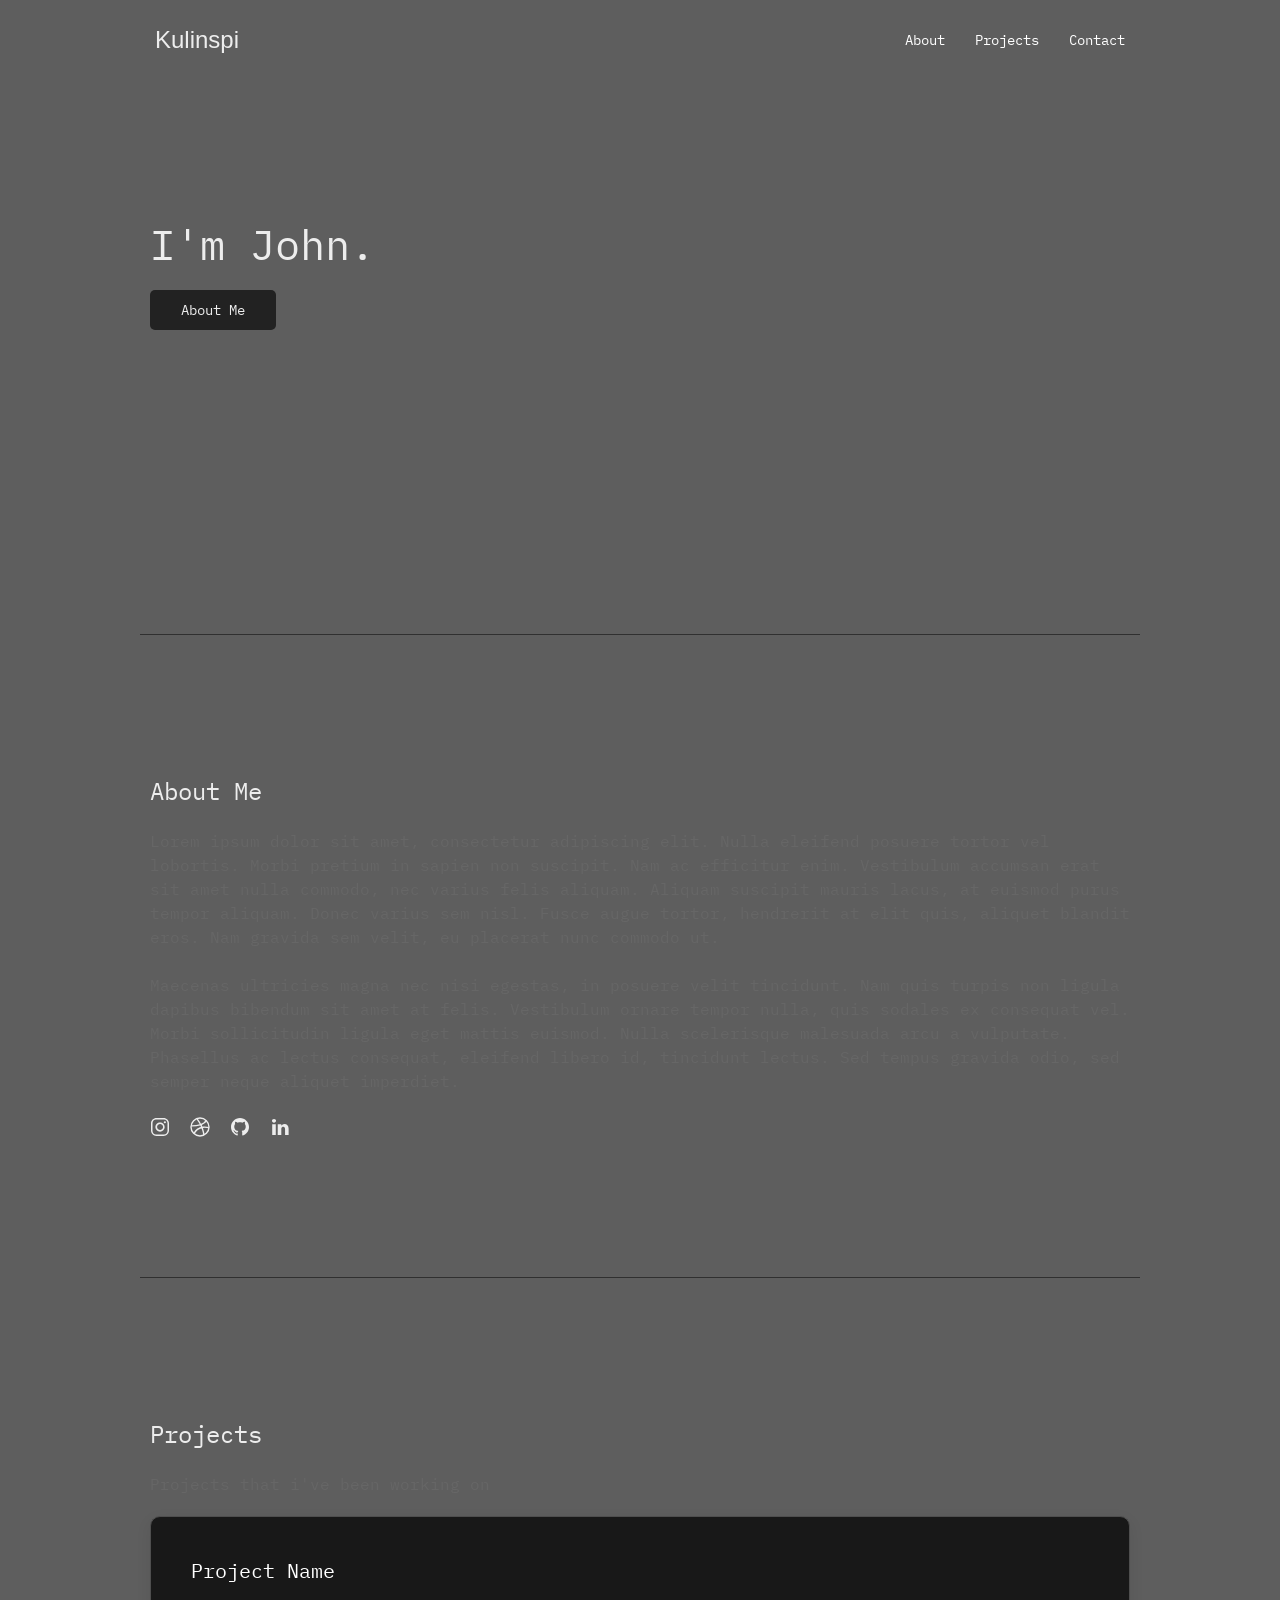
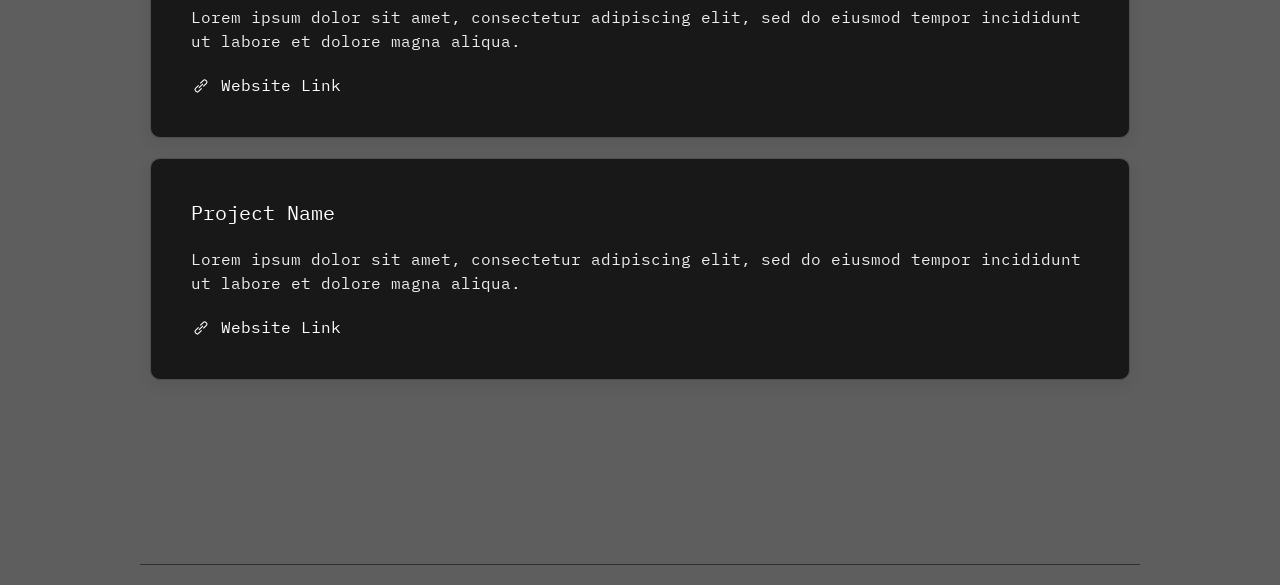
<file: index.html>
<!DOCTYPE html>
<html lang="en">
<head>
    <meta charset="UTF-8">
    <meta http-equiv="X-UA-Compatible" content="IE=edge">
    <meta name="viewport" content="width=device-width, initial-scale=1.0">
    <link rel="stylesheet" href="css/uikit.css">
    <link rel="stylesheet" href="css/styles.css">
    <script src="js/uikit.js"></script>
    <script src="js/uikit-icons.js"></script>

    <title>Portfolio</title>
</head>
<body>
<!-- Navigation Bar -->
    <nav class="uk-navbar-container uk-margin-small-left uk-margin-small-right uk-visible@m uk-margin-xlarge-left uk-margin-xlarge-right" uk-navbar uk-sticky="sel-target: .uk-navbar-container; cls-active: uk-navbar-sticky">
    
    <div class="uk-navbar-left">
        <a href="" class="uk-navbar-item uk-logo uk-light">Kulinspi</a>
    </div>
    <div class="uk-navbar-right">

        <ul class="uk-navbar-nav uk-light">
            <li><a class="uk-button-text uk-text-capitalize" href="#about" uk-scroll>About</a></li>
            <li><a class="uk-button-text uk-text-capitalize" href="#projects" uk-scroll>Projects</a></li>
            <li><a class="uk-button-text uk-text-capitalize" href="mailto:" uk-scroll>Contact</a></li>

        </ul>

    </div>
</nav>
<!-- Navigation Bar Ends  -->

<!-- Navigation Bar Mobile -->
<nav class="uk-navbar-container uk-margin-small-left uk-margin-small-right uk-hidden@m uk-margin-xlarge-left uk-margin-xlarge-right" uk-navbar uk-sticky="sel-target: .uk-navbar-container; cls-active: uk-navbar-sticky">
    
    <div class="uk-navbar-left">
        <a href="" class="uk-navbar-item uk-logo uk-light">JohnDoe.</a>
    </div>
    <div class="uk-navbar-right">

        <ul class="uk-navbar-nav uk-light">
            <li><button uk-toggle="target: #offcanvas-nav" type="button" uk-navbar-toggle-icon></button></li>

        </ul>

    </div>
</nav>
<!-- Change This -->
<div id="offcanvas-nav" uk-offcanvas="overlay: true">
    <div class="uk-offcanvas-bar uk-flex uk-flex-column">

        <ul class="uk-nav uk-nav-primary uk-nav-center uk-margin-auto-vertical">
            <li class="uk-active"><a href="#" uk-scroll>Home</a></li>
            <li class="uk-active"><a href="#about" uk-scroll>About</a></li>
            <li class="uk-active"><a href="#projects" uk-scroll>Projects</a></li>
            <li class="uk-active"><a href="mailto:">Contact</a></li> <!--- change to ur email-->

        </ul>




    </div>
</div>

<!-- Navigation Bar Mobile Ends -->
<!-- Home -->
<section class="uk-margin-small-left uk-margin-small-right uk-margin-xlarge-top uk-margin-xlarge-bottom">
    <h1 class="uk-margin-xlarge-left uk-light uk-text-left uk-margin-xlarge-right">I'm John.</h1>
    <a href="#about" class="uk-margin-xlarge-left uk-text-capitalize uk-button uk-button-secondary" uk-scroll>About Me</a>


</section>

<!-- Home Ends -->
<br>


<hr class="uk-margin-xlarge-top uk-margin-xlarge-left uk-margin-xlarge-right">

<!-- About Me -->
<section id="about" class="uk-margin-small-left uk-margin-small-right uk-margin-xlarge-top uk-margin-xlarge-bottom">
<h3 class="uk-margin-xlarge-left uk-light">About Me</h3>
<!-- Change here to ur paragraph -->
<p class="uk-margin-xlarge-left uk-margin-xlarge-right">Lorem ipsum dolor sit amet, consectetur adipiscing elit. Nulla eleifend posuere tortor vel lobortis. Morbi pretium in sapien non suscipit. Nam ac efficitur enim. Vestibulum accumsan erat sit amet nulla commodo, nec varius felis aliquam. Aliquam suscipit mauris lacus, at euismod purus tempor aliquam. Donec varius sem nisl. Fusce augue tortor, hendrerit at elit quis, aliquet blandit eros. Nam gravida sem velit, eu placerat nunc commodo ut. <br><br>Maecenas ultricies magna nec nisi egestas, in posuere velit tincidunt. Nam quis turpis non ligula dapibus bibendum sit amet at felis. Vestibulum ornare tempor nulla, quis sodales ex consequat vel. Morbi sollicitudin ligula eget mattis euismod. Nulla scelerisque malesuada arcu a vulputate. Phasellus ac lectus consequat, eleifend libero id, tincidunt lectus. Sed tempus gravida odio, sed semper neque aliquet imperdiet.</p>
<a href="" class="uk-margin-xlarge-left uk-light uk-button-text" uk-icon="instagram"></a> &nbsp;<a href="" class="uk-light uk-button-text" uk-icon="dribbble"></a> &nbsp;<a href="" class="uk-button-text uk-light" uk-icon="github"></a> &nbsp;<a href="" class=" uk-light uk-button-text" uk-icon="linkedin"></a>

<!-- About Me Ends -->




</section>

<!-- Projects Section -->
<hr class="uk-margin-xlarge-left uk-margin-xlarge-right">
<section id="projects" class="uk-margin-small-left uk-margin-small-right uk-margin-xlarge-top uk-margin-xlarge-bottom">
<h3 class="uk-margin-xlarge-left uk-light">Projects</h3>
<p class="uk-margin-xlarge-left">Projects that i've been working on</p>

<div class="uk-margin-xlarge-left uk-margin-xlarge-right">
    <!-- Change all of this to ur projects -->
    <div class="uk-margin uk-card uk-card-secondary uk-card-body ">
        <h4>Project Name</h4>
        <p>Lorem ipsum dolor sit amet, consectetur adipiscing elit, sed do eiusmod tempor incididunt ut labore et dolore magna aliqua.</p>
        <a class="uk-button-text uk-text-decoration-none" href="">
            <span uk-icon="icon: link">
            </span> Website Link </a>
        </div>
        <div class="uk-margin uk-card uk-card-secondary uk-card-body ">
            <h4>Project Name</h4>
            <p>Lorem ipsum dolor sit amet, consectetur adipiscing elit, sed do eiusmod tempor incididunt ut labore et dolore magna aliqua.</p>
            <a class="uk-button-text uk-text-decoration-none" href="">
                <span uk-icon="icon: link">
                </span> Website Link </a>
            </div></div>



    <br>


</section>
<hr class="uk-margin-xlarge-left uk-margin-xlarge-right">
</div>
<!-- Projects Section Ends -->
    
</body>
</html>
</file>
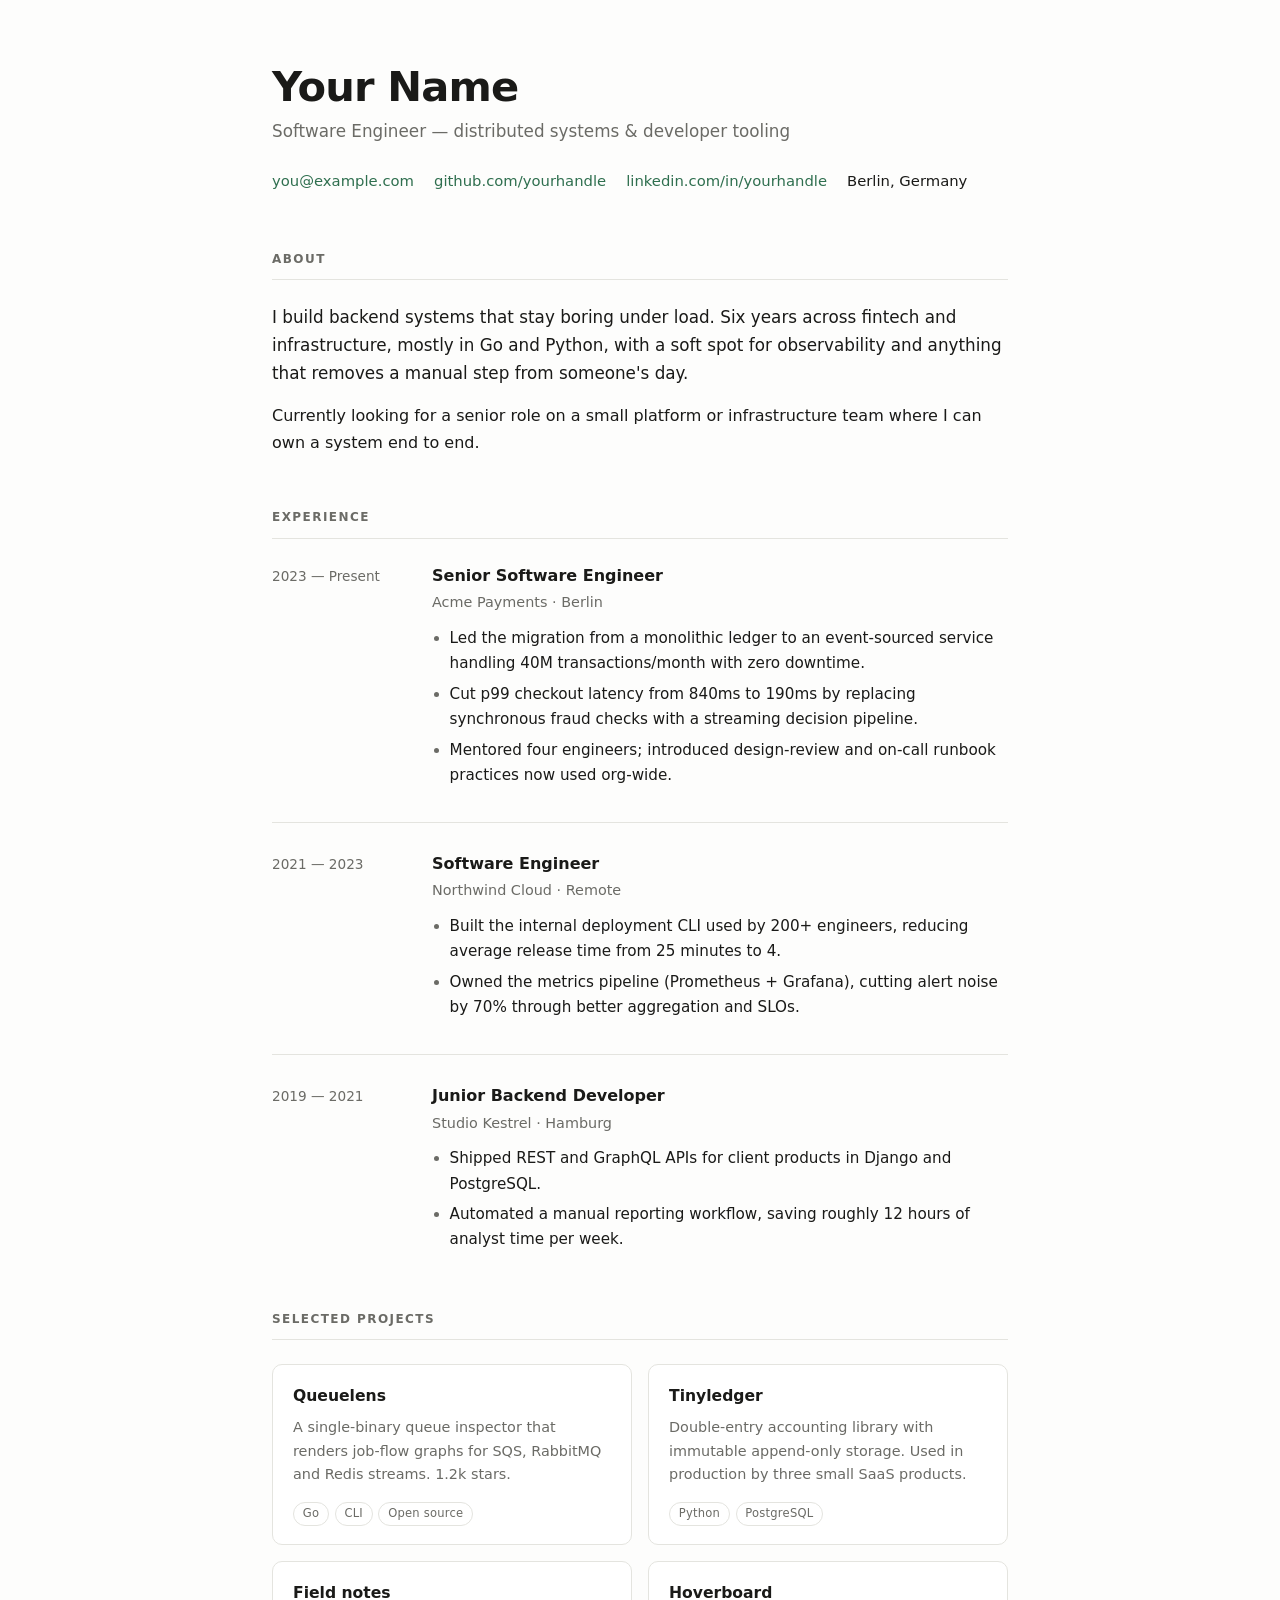
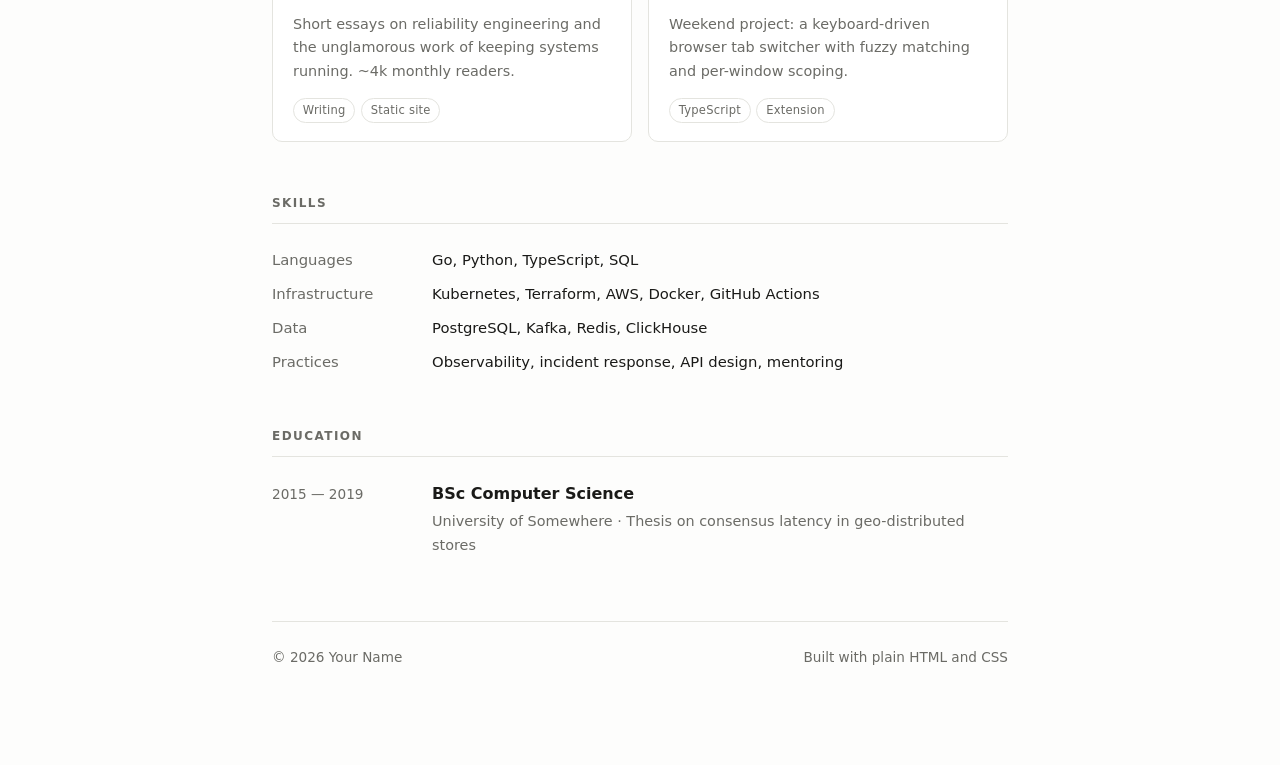
<file: index3.html>
<!DOCTYPE html>
<html lang="en">
<head>
<meta charset="utf-8">
<meta name="viewport" content="width=device-width, initial-scale=1">
<title>Your Name — Software Engineer</title>
<meta name="description" content="CV and selected projects of Your Name, a software engineer specialising in distributed systems.">
<style>
  :root {
    --bg: #fdfdfc;
    --fg: #1a1a18;
    --muted: #6b6b66;
    --line: #e4e4df;
    --accent: #2f6f4f;
    --card: #ffffff;
    --max: 46rem;
  }

  @media (prefers-color-scheme: dark) {
    :root {
      --bg: #12120f;
      --fg: #ecece7;
      --muted: #9b9b93;
      --line: #2a2a25;
      --accent: #7fc79b;
      --card: #191916;
    }
  }

  * { box-sizing: border-box; }

  html { -webkit-text-size-adjust: 100%; }

  body {
    margin: 0;
    padding: 4rem 1.5rem 6rem;
    background: var(--bg);
    color: var(--fg);
    font: 16px/1.65 ui-sans-serif, system-ui, -apple-system, "Segoe UI", Roboto, Helvetica, Arial, sans-serif;
    -webkit-font-smoothing: antialiased;
  }

  main { max-width: var(--max); margin: 0 auto; }

  a { color: var(--accent); text-decoration: none; }
  a:hover { text-decoration: underline; text-underline-offset: 3px; }

  a:focus-visible {
    outline: 2px solid var(--accent);
    outline-offset: 3px;
    border-radius: 3px;
  }

  /* ---------- Header ---------- */

  header { margin-bottom: 3.5rem; }

  h1 {
    font-size: clamp(1.9rem, 6vw, 2.6rem);
    line-height: 1.1;
    letter-spacing: -0.02em;
    margin: 0 0 0.5rem;
    font-weight: 650;
  }

  .role {
    font-size: 1.05rem;
    color: var(--muted);
    margin: 0 0 1.5rem;
  }

  .contact {
    display: flex;
    flex-wrap: wrap;
    gap: 0.4rem 1.25rem;
    font-size: 0.925rem;
    font-variant-numeric: tabular-nums;
  }

  /* ---------- Sections ---------- */

  section { margin-bottom: 3.25rem; }

  h2 {
    font-size: 0.75rem;
    text-transform: uppercase;
    letter-spacing: 0.12em;
    font-weight: 600;
    color: var(--muted);
    margin: 0 0 1.5rem;
    padding-bottom: 0.6rem;
    border-bottom: 1px solid var(--line);
  }

  p { margin: 0 0 1rem; }
  p:last-child { margin-bottom: 0; }

  .lede { font-size: 1.05rem; }

  /* ---------- Experience ---------- */

  .job {
    display: grid;
    grid-template-columns: 8.5rem 1fr;
    gap: 0.25rem 1.5rem;
    padding-bottom: 1.75rem;
    margin-bottom: 1.75rem;
    border-bottom: 1px solid var(--line);
  }

  .job:last-child { border-bottom: 0; padding-bottom: 0; margin-bottom: 0; }

  .when {
    font-size: 0.85rem;
    color: var(--muted);
    font-variant-numeric: tabular-nums;
    padding-top: 0.15rem;
  }

  .job h3 {
    font-size: 1rem;
    font-weight: 600;
    margin: 0 0 0.15rem;
  }

  .where {
    font-size: 0.9rem;
    color: var(--muted);
    margin: 0 0 0.7rem;
  }

  .job ul {
    margin: 0;
    padding-left: 1.1rem;
    font-size: 0.95rem;
  }

  .job li { margin-bottom: 0.35rem; }
  .job li::marker { color: var(--muted); }

  /* ---------- Projects ---------- */

  .projects {
    display: grid;
    gap: 1rem;
    grid-template-columns: repeat(auto-fit, minmax(15rem, 1fr));
  }

  .project {
    background: var(--card);
    border: 1px solid var(--line);
    border-radius: 10px;
    padding: 1.15rem 1.25rem;
    display: flex;
    flex-direction: column;
    transition: border-color 0.15s ease, transform 0.15s ease;
  }

  .project:hover {
    border-color: var(--accent);
    transform: translateY(-2px);
  }

  .project h3 {
    font-size: 0.975rem;
    font-weight: 600;
    margin: 0 0 0.4rem;
  }

  .project h3 a { color: inherit; }
  .project h3 a:hover { color: var(--accent); text-decoration: none; }

  .project p {
    font-size: 0.9rem;
    color: var(--muted);
    margin: 0 0 0.9rem;
  }

  .tags {
    margin-top: auto;
    display: flex;
    flex-wrap: wrap;
    gap: 0.35rem;
    font-size: 0.72rem;
    letter-spacing: 0.02em;
    color: var(--muted);
  }

  .tags span {
    border: 1px solid var(--line);
    border-radius: 999px;
    padding: 0.1rem 0.55rem;
  }

  /* ---------- Skills ---------- */

  dl.skills {
    display: grid;
    grid-template-columns: 8.5rem 1fr;
    gap: 0.6rem 1.5rem;
    margin: 0;
    font-size: 0.925rem;
  }

  dl.skills dt { color: var(--muted); }
  dl.skills dd { margin: 0; }

  /* ---------- Footer ---------- */

  footer {
    margin-top: 4rem;
    padding-top: 1.5rem;
    border-top: 1px solid var(--line);
    font-size: 0.85rem;
    color: var(--muted);
    display: flex;
    justify-content: space-between;
    flex-wrap: wrap;
    gap: 0.5rem;
  }

  /* ---------- Small screens ---------- */

  @media (max-width: 34rem) {
    body { padding: 2.5rem 1.15rem 4rem; }

    .job,
    dl.skills {
      grid-template-columns: 1fr;
      gap: 0.35rem;
    }

    .job .when { padding-top: 0; order: -1; }
    dl.skills dt { margin-top: 0.6rem; }
  }

  /* ---------- Print (use as a real CV) ---------- */

  @media print {
    body { padding: 0; font-size: 11pt; background: #fff; color: #000; }
    a { color: #000; text-decoration: none; }
    .project { break-inside: avoid; border-color: #ccc; }
    .job { break-inside: avoid; }
    footer { display: none; }
    section { margin-bottom: 1.5rem; }
  }
</style>
</head>
<body>
<main>

  <header>
    <h1>Your Name</h1>
    <p class="role">Software Engineer — distributed systems & developer tooling</p>
    <div class="contact">
      <a href="mailto:you@example.com">you@example.com</a>
      <a href="https://github.com/yourhandle">github.com/yourhandle</a>
      <a href="https://linkedin.com/in/yourhandle">linkedin.com/in/yourhandle</a>
      <span>Berlin, Germany</span>
    </div>
  </header>

  <section aria-labelledby="about">
    <h2 id="about">About</h2>
    <p class="lede">
      I build backend systems that stay boring under load. Six years across
      fintech and infrastructure, mostly in Go and Python, with a soft spot for
      observability and anything that removes a manual step from someone's day.
    </p>
    <p>
      Currently looking for a senior role on a small platform or infrastructure
      team where I can own a system end to end.
    </p>
  </section>

  <section aria-labelledby="experience">
    <h2 id="experience">Experience</h2>

    <article class="job">
      <div class="when">2023 — Present</div>
      <div>
        <h3>Senior Software Engineer</h3>
        <p class="where">Acme Payments · Berlin</p>
        <ul>
          <li>Led the migration from a monolithic ledger to an event-sourced service handling 40M transactions/month with zero downtime.</li>
          <li>Cut p99 checkout latency from 840ms to 190ms by replacing synchronous fraud checks with a streaming decision pipeline.</li>
          <li>Mentored four engineers; introduced design-review and on-call runbook practices now used org-wide.</li>
        </ul>
      </div>
    </article>

    <article class="job">
      <div class="when">2021 — 2023</div>
      <div>
        <h3>Software Engineer</h3>
        <p class="where">Northwind Cloud · Remote</p>
        <ul>
          <li>Built the internal deployment CLI used by 200+ engineers, reducing average release time from 25 minutes to 4.</li>
          <li>Owned the metrics pipeline (Prometheus + Grafana), cutting alert noise by 70% through better aggregation and SLOs.</li>
        </ul>
      </div>
    </article>

    <article class="job">
      <div class="when">2019 — 2021</div>
      <div>
        <h3>Junior Backend Developer</h3>
        <p class="where">Studio Kestrel · Hamburg</p>
        <ul>
          <li>Shipped REST and GraphQL APIs for client products in Django and PostgreSQL.</li>
          <li>Automated a manual reporting workflow, saving roughly 12 hours of analyst time per week.</li>
        </ul>
      </div>
    </article>
  </section>

  <section aria-labelledby="projects">
    <h2 id="projects">Selected projects</h2>
    <div class="projects">

      <article class="project">
        <h3><a href="https://github.com/yourhandle/queuelens">Queuelens</a></h3>
        <p>A single-binary queue inspector that renders job-flow graphs for SQS, RabbitMQ and Redis streams. 1.2k stars.</p>
        <div class="tags"><span>Go</span><span>CLI</span><span>Open source</span></div>
      </article>

      <article class="project">
        <h3><a href="https://github.com/yourhandle/tinyledger">Tinyledger</a></h3>
        <p>Double-entry accounting library with immutable append-only storage. Used in production by three small SaaS products.</p>
        <div class="tags"><span>Python</span><span>PostgreSQL</span></div>
      </article>

      <article class="project">
        <h3><a href="https://example.com/notes">Field notes</a></h3>
        <p>Short essays on reliability engineering and the unglamorous work of keeping systems running. ~4k monthly readers.</p>
        <div class="tags"><span>Writing</span><span>Static site</span></div>
      </article>

      <article class="project">
        <h3><a href="https://github.com/yourhandle/hoverboard">Hoverboard</a></h3>
        <p>Weekend project: a keyboard-driven browser tab switcher with fuzzy matching and per-window scoping.</p>
        <div class="tags"><span>TypeScript</span><span>Extension</span></div>
      </article>

    </div>
  </section>

  <section aria-labelledby="skills">
    <h2 id="skills">Skills</h2>
    <dl class="skills">
      <dt>Languages</dt>
      <dd>Go, Python, TypeScript, SQL</dd>
      <dt>Infrastructure</dt>
      <dd>Kubernetes, Terraform, AWS, Docker, GitHub Actions</dd>
      <dt>Data</dt>
      <dd>PostgreSQL, Kafka, Redis, ClickHouse</dd>
      <dt>Practices</dt>
      <dd>Observability, incident response, API design, mentoring</dd>
    </dl>
  </section>

  <section aria-labelledby="education">
    <h2 id="education">Education</h2>
    <div class="job">
      <div class="when">2015 — 2019</div>
      <div>
        <h3>BSc Computer Science</h3>
        <p class="where">University of Somewhere · Thesis on consensus latency in geo-distributed stores</p>
      </div>
    </div>
  </section>

  <footer>
    <span>© 2026 Your Name</span>
    <span>Built with plain HTML and CSS</span>
  </footer>

</main>
</body>
</html>
</file>
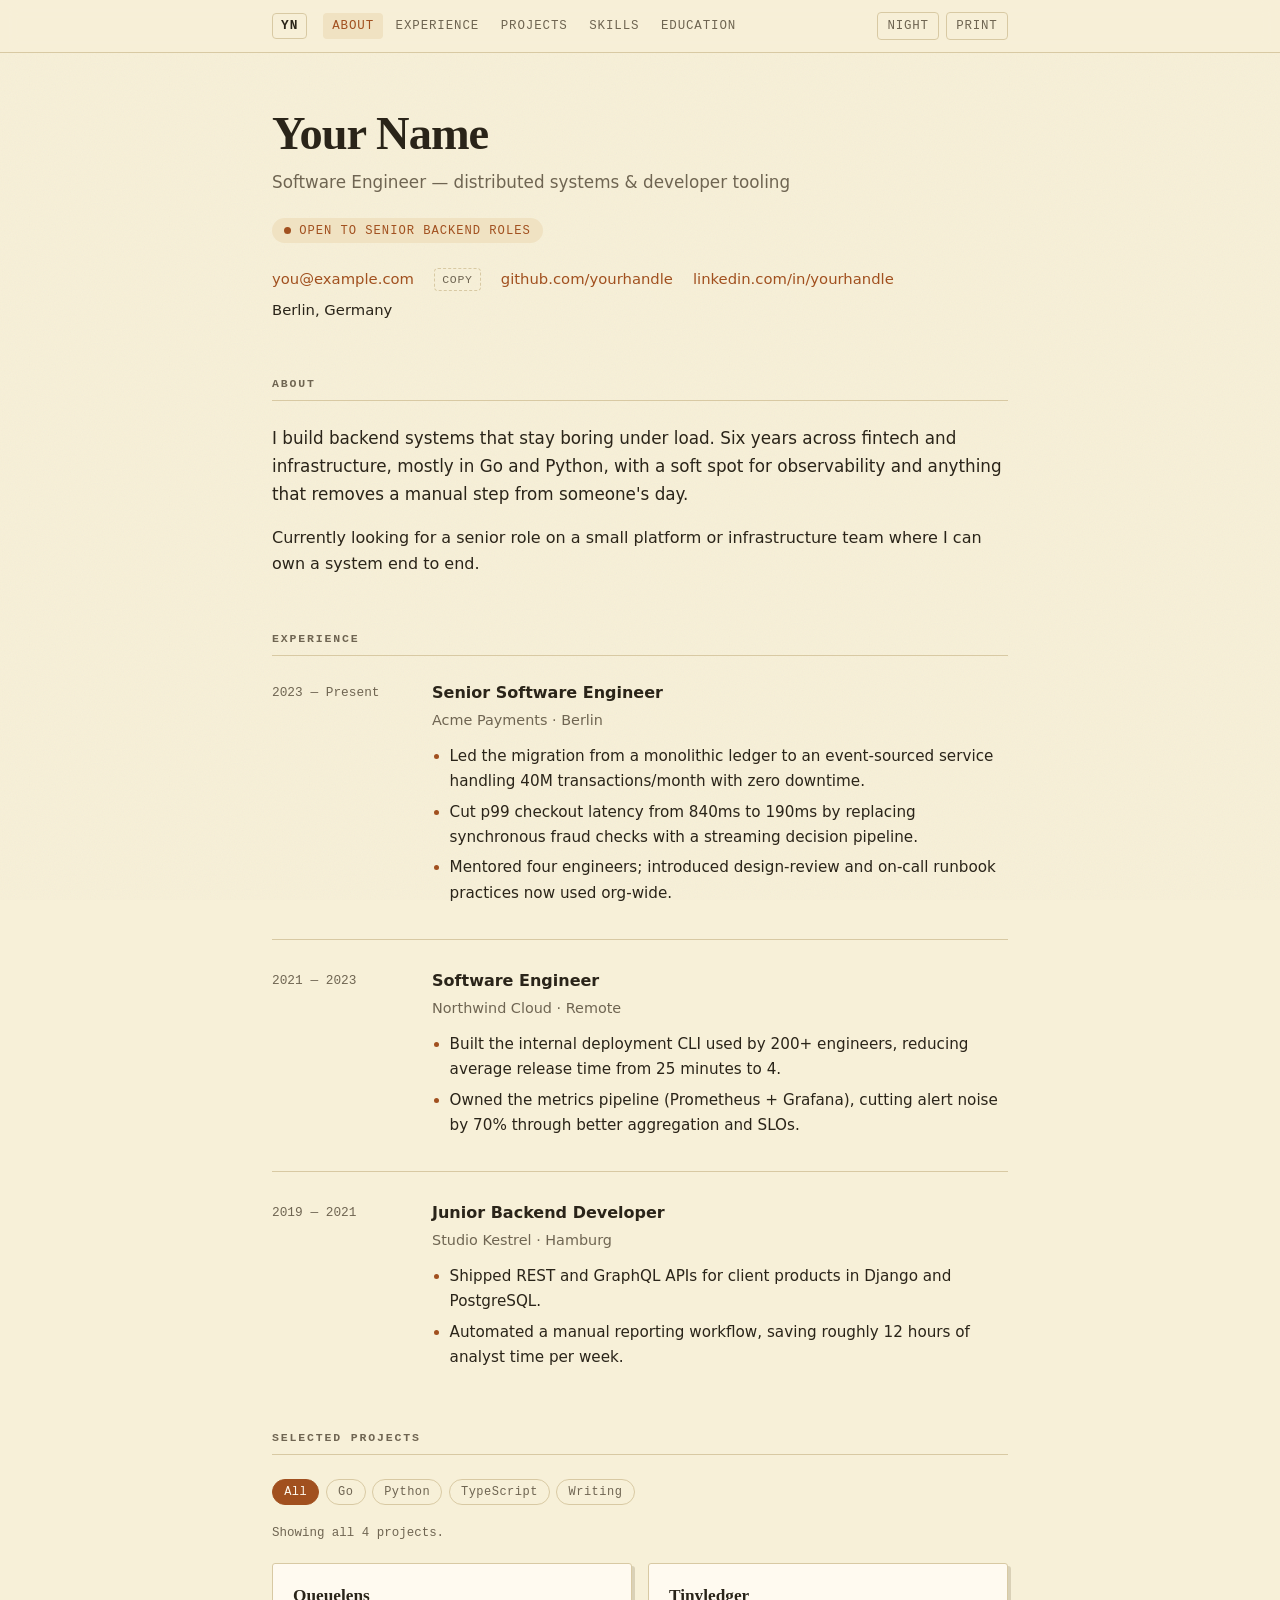
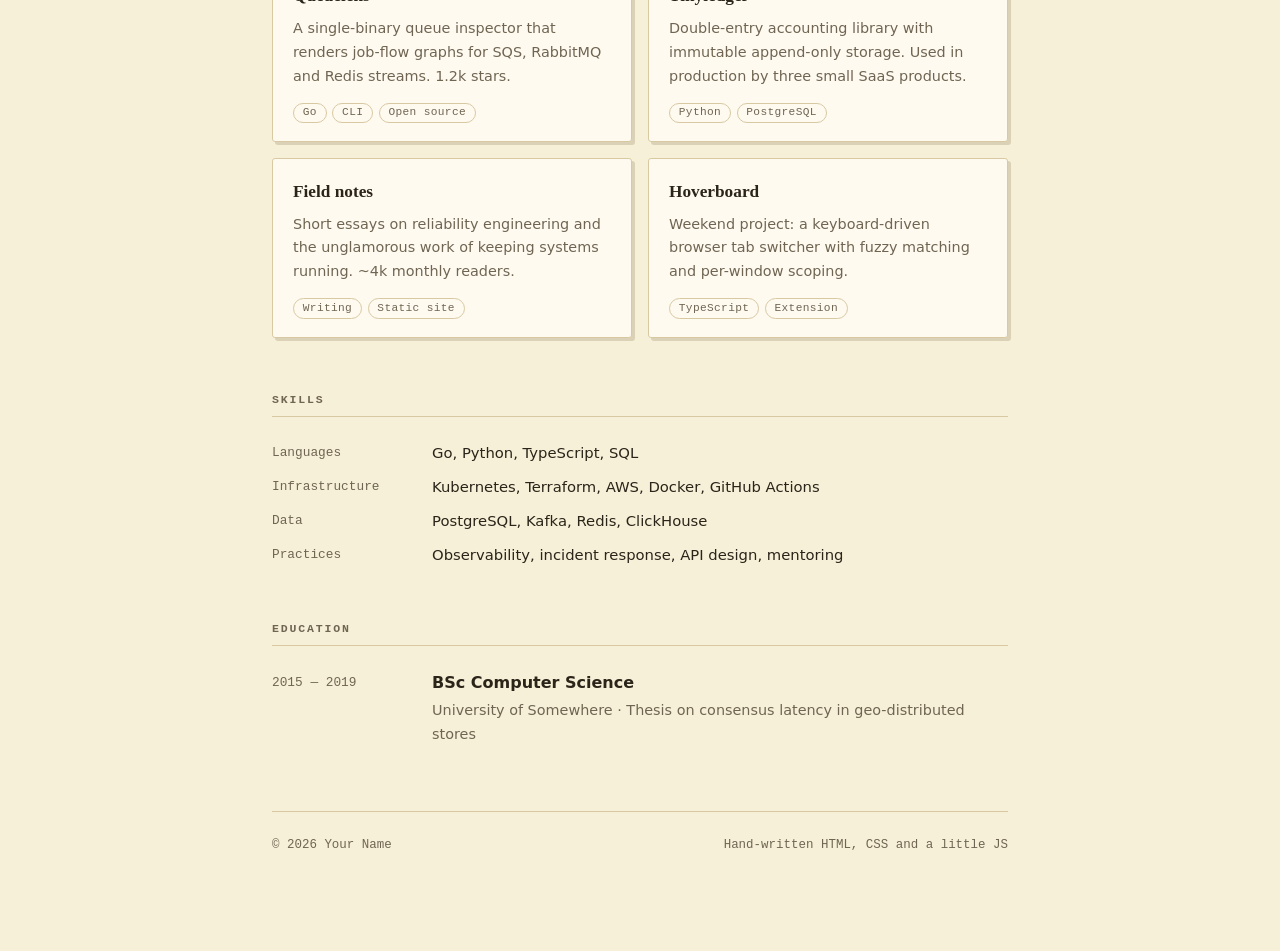
<file: index4.html>
<!DOCTYPE html>
<html lang="en" data-theme="paper">
<head>
<meta charset="utf-8">
<meta name="viewport" content="width=device-width, initial-scale=1">
<title>Your Name — Software Engineer</title>
<meta name="description" content="CV and selected projects of Your Name, a software engineer specialising in distributed systems.">

<script>
  /* Pick the theme before first paint so there is no flash of the wrong palette. */
  (function () {
    try {
      var saved = localStorage.getItem('theme');
      var dark = window.matchMedia('(prefers-color-scheme: dark)').matches;
      document.documentElement.dataset.theme = saved || (dark ? 'night' : 'paper');
    } catch (e) { /* private mode: fall back to the CSS default */ }
  })();
</script>

<style>
  :root {
    --paper:      #f7f0d8;
    --paper-hi:   #fffaf0;
    --ink:        #2a2419;
    --ink-soft:   #6f6552;
    --rule:       #d8c9a3;
    --accent:     #a1501f;
    --accent-bg:  #f0e2c2;
    --shadow:     rgba(90, 72, 38, .18);

    --serif: "Iowan Old Style", "Palatino Linotype", Palatino, "Book Antiqua", Georgia, serif;
    --sans:  ui-sans-serif, system-ui, -apple-system, "Segoe UI", Roboto, Helvetica, Arial, sans-serif;
    --mono:  ui-monospace, SFMono-Regular, "SF Mono", Menlo, Consolas, "Liberation Mono", monospace;
    --max: 46rem;
  }

  [data-theme="night"] {
    --paper:     #17140f;
    --paper-hi:  #201c15;
    --ink:       #ece2cc;
    --ink-soft:  #a2957c;
    --rule:      #3a3326;
    --accent:    #e0a45f;
    --accent-bg: #2b2419;
    --shadow:    rgba(0, 0, 0, .5);
  }

  * { box-sizing: border-box; }

  html {
    scroll-behavior: smooth;
    -webkit-text-size-adjust: 100%;
  }

  @media (prefers-reduced-motion: reduce) {
    html { scroll-behavior: auto; }
    * { transition: none !important; animation: none !important; }
  }

  body {
    margin: 0;
    padding: 0 1.5rem 6rem;
    background: var(--paper);
    color: var(--ink);
    font: 16px/1.65 var(--sans);
    -webkit-font-smoothing: antialiased;
  }

  /* Faint paper grain */
  body::after {
    content: "";
    position: fixed;
    inset: 0;
    z-index: 0;
    pointer-events: none;
    opacity: .05;
    background-image: url("data:image/svg+xml,%3Csvg xmlns='http://www.w3.org/2000/svg' width='140' height='140'%3E%3Cfilter id='n'%3E%3CfeTurbulence type='fractalNoise' baseFrequency='.85' numOctaves='2'/%3E%3C/filter%3E%3Crect width='140' height='140' filter='url(%23n)'/%3E%3C/svg%3E");
  }

  main {
    position: relative;
    z-index: 1;
    max-width: var(--max);
    margin: 0 auto;
    padding-top: 3.5rem;
  }

  a { color: var(--accent); text-decoration: none; }
  a:hover { text-decoration: underline; text-underline-offset: 3px; }

  :focus-visible {
    outline: 2px solid var(--accent);
    outline-offset: 3px;
    border-radius: 3px;
  }

  /* ---------- Sticky nav ---------- */

  .toc {
    position: sticky;
    top: 0;
    z-index: 10;
    margin: 0 -1.5rem;
    padding: 0 1.5rem;
    background: color-mix(in srgb, var(--paper) 88%, transparent);
    backdrop-filter: blur(8px);
    border-bottom: 1px solid var(--rule);
  }

  .toc-inner {
    display: flex;
    align-items: center;
    gap: 1rem;
    max-width: var(--max);
    margin: 0 auto;
    height: 3.25rem;
  }

  .toc-home {
    font: 600 .8rem/1 var(--mono);
    letter-spacing: .08em;
    color: var(--ink);
    border: 1px solid var(--rule);
    border-radius: 4px;
    padding: .35rem .5rem;
    flex: none;
  }

  .toc-home:hover { text-decoration: none; border-color: var(--accent); color: var(--accent); }

  .toc-list {
    display: flex;
    gap: .25rem;
    margin: 0;
    padding: 0;
    list-style: none;
    flex: 1 1 auto;
    overflow-x: auto;
    scrollbar-width: none;
  }

  .toc-list::-webkit-scrollbar { display: none; }

  .toc-list a {
    display: block;
    white-space: nowrap;
    font: 500 .78rem/1 var(--mono);
    text-transform: uppercase;
    letter-spacing: .07em;
    color: var(--ink-soft);
    padding: .45rem .55rem;
    border-radius: 4px;
  }

  .toc-list a:hover { color: var(--ink); text-decoration: none; background: var(--accent-bg); }

  .toc-list a[aria-current="true"] {
    color: var(--accent);
    background: var(--accent-bg);
  }

  .toc-actions { display: flex; gap: .4rem; flex: none; }

  .btn {
    font: 500 .78rem/1 var(--mono);
    letter-spacing: .06em;
    text-transform: uppercase;
    color: var(--ink-soft);
    background: transparent;
    border: 1px solid var(--rule);
    border-radius: 4px;
    padding: .45rem .6rem;
    cursor: pointer;
  }

  .btn:hover { color: var(--accent); border-color: var(--accent); }

  /* ---------- Header ---------- */

  header { margin-bottom: 3.5rem; }

  h1 {
    font-family: var(--serif);
    font-size: clamp(2rem, 6.5vw, 2.9rem);
    line-height: 1.08;
    letter-spacing: -0.02em;
    font-weight: 600;
    margin: 0 0 .6rem;
  }

  .role {
    font-size: 1.05rem;
    color: var(--ink-soft);
    margin: 0 0 1.25rem;
  }

  .status {
    display: inline-flex;
    align-items: center;
    gap: .5rem;
    font: 500 .76rem/1 var(--mono);
    text-transform: uppercase;
    letter-spacing: .08em;
    color: var(--accent);
    background: var(--accent-bg);
    border-radius: 999px;
    padding: .4rem .75rem;
    margin: 0 0 1.5rem;
  }

  .dot {
    width: .45rem;
    height: .45rem;
    border-radius: 50%;
    background: currentColor;
  }

  .contact {
    display: flex;
    flex-wrap: wrap;
    align-items: center;
    gap: .4rem 1.25rem;
    font-size: .925rem;
  }

  .copy {
    font: 500 .72rem/1 var(--mono);
    text-transform: uppercase;
    letter-spacing: .06em;
    color: var(--ink-soft);
    background: transparent;
    border: 1px dashed var(--rule);
    border-radius: 4px;
    padding: .3rem .45rem;
    cursor: pointer;
  }

  .copy:hover { color: var(--accent); border-color: var(--accent); }

  /* ---------- Sections ---------- */

  section {
    margin-bottom: 3.5rem;
    scroll-margin-top: 4.5rem;
  }

  h2 {
    font: 600 .72rem/1 var(--mono);
    text-transform: uppercase;
    letter-spacing: .16em;
    color: var(--ink-soft);
    margin: 0 0 1.5rem;
    padding-bottom: .65rem;
    border-bottom: 1px solid var(--rule);
  }

  p { margin: 0 0 1rem; }
  p:last-child { margin-bottom: 0; }

  .lede { font-size: 1.05rem; }

  /* ---------- Experience ---------- */

  .job {
    display: grid;
    grid-template-columns: 8.5rem 1fr;
    gap: .25rem 1.5rem;
    padding-bottom: 1.75rem;
    margin-bottom: 1.75rem;
    border-bottom: 1px solid var(--rule);
  }

  .job:last-child { border-bottom: 0; padding-bottom: 0; margin-bottom: 0; }

  .when {
    font: 400 .8rem/1.5 var(--mono);
    color: var(--ink-soft);
    font-variant-numeric: tabular-nums;
    padding-top: .15rem;
  }

  .job h3 { font-size: 1rem; font-weight: 650; margin: 0 0 .15rem; }

  .where { font-size: .9rem; color: var(--ink-soft); margin: 0 0 .7rem; }

  .job ul { margin: 0; padding-left: 1.1rem; font-size: .95rem; }
  .job li { margin-bottom: .35rem; }
  .job li::marker { color: var(--accent); }

  /* ---------- Project filters ---------- */

  .filters {
    display: flex;
    flex-wrap: wrap;
    gap: .4rem;
    margin-bottom: 1.25rem;
  }

  .chip {
    font: 500 .75rem/1 var(--mono);
    letter-spacing: .04em;
    color: var(--ink-soft);
    background: transparent;
    border: 1px solid var(--rule);
    border-radius: 999px;
    padding: .4rem .7rem;
    cursor: pointer;
  }

  .chip:hover { color: var(--accent); border-color: var(--accent); }

  .chip.is-on {
    color: var(--paper-hi);
    background: var(--accent);
    border-color: var(--accent);
  }

  .filter-status {
    font: 400 .78rem/1.4 var(--mono);
    color: var(--ink-soft);
    margin: 0 0 1.25rem;
    min-height: 1.1em;
  }

  /* ---------- Projects ---------- */

  .projects {
    display: grid;
    gap: 1rem;
    grid-template-columns: repeat(auto-fit, minmax(15rem, 1fr));
  }

  .project {
    display: flex;
    flex-direction: column;
    background: var(--paper-hi);
    border: 1px solid var(--rule);
    border-radius: 3px;
    padding: 1.15rem 1.25rem;
    box-shadow: 3px 3px 0 var(--shadow);
    transition: transform .16s ease, box-shadow .16s ease, border-color .16s ease;
  }

  .project:hover {
    transform: translate(-1px, -1px);
    box-shadow: 5px 5px 0 var(--shadow);
    border-color: var(--accent);
  }

  .project[hidden] { display: none; }

  .project h3 {
    font-family: var(--serif);
    font-size: 1.08rem;
    font-weight: 600;
    margin: 0 0 .4rem;
  }

  .project h3 a { color: var(--ink); }
  .project h3 a:hover { color: var(--accent); text-decoration: none; }

  .project p { font-size: .9rem; color: var(--ink-soft); margin: 0 0 .9rem; }

  .tags {
    margin-top: auto;
    display: flex;
    flex-wrap: wrap;
    gap: .35rem;
  }

  .tag {
    font: 500 .7rem/1 var(--mono);
    letter-spacing: .03em;
    color: var(--ink-soft);
    background: transparent;
    border: 1px solid var(--rule);
    border-radius: 999px;
    padding: .22rem .55rem;
    cursor: pointer;
  }

  .tag:hover { color: var(--accent); border-color: var(--accent); }

  /* ---------- Skills ---------- */

  dl.skills {
    display: grid;
    grid-template-columns: 8.5rem 1fr;
    gap: .6rem 1.5rem;
    margin: 0;
    font-size: .925rem;
  }

  dl.skills dt { color: var(--ink-soft); font-family: var(--mono); font-size: .8rem; padding-top: .1rem; }
  dl.skills dd { margin: 0; }

  /* ---------- Footer ---------- */

  footer {
    display: flex;
    justify-content: space-between;
    flex-wrap: wrap;
    gap: .5rem;
    margin-top: 4rem;
    padding-top: 1.5rem;
    border-top: 1px solid var(--rule);
    font: 400 .78rem/1.6 var(--mono);
    color: var(--ink-soft);
  }

  /* ---------- Toast ---------- */

  .toast {
    position: fixed;
    left: 50%;
    bottom: 1.5rem;
    transform: translate(-50%, 1.5rem);
    z-index: 50;
    opacity: 0;
    pointer-events: none;
    background: var(--ink);
    color: var(--paper);
    font: 500 .8rem/1 var(--mono);
    letter-spacing: .04em;
    padding: .7rem 1rem;
    border-radius: 4px;
    box-shadow: 0 6px 20px var(--shadow);
    transition: opacity .2s ease, transform .2s ease;
  }

  .toast.is-visible { opacity: 1; transform: translate(-50%, 0); }

  /* ---------- Reveal on scroll ---------- */

  .reveal-ready [data-reveal] {
    opacity: 0;
    transform: translateY(14px);
    transition: opacity .5s ease, transform .5s ease;
  }

  .reveal-ready [data-reveal].is-in { opacity: 1; transform: none; }

  /* ---------- Small screens ---------- */

  @media (max-width: 36rem) {
    body { padding: 0 1.15rem 4rem; }
    .toc { margin: 0 -1.15rem; padding: 0 1.15rem; }
    .toc-inner { gap: .6rem; }
    .toc-list a { padding: .45rem .4rem; }

    .job,
    dl.skills { grid-template-columns: 1fr; gap: .35rem; }

    .job .when { order: -1; padding-top: 0; }
    dl.skills dt { margin-top: .7rem; }
  }

  /* ---------- Print ---------- */

  @media print {
    body { padding: 0; background: #fff; color: #000; font-size: 10.5pt; }
    body::after { display: none; }
    .toc, .toast, .filters, .filter-status, .copy, .status { display: none !important; }
    main { padding-top: 0; }
    a { color: #000; text-decoration: none; }
    .project { box-shadow: none; border-color: #ccc; break-inside: avoid; }
    .job { break-inside: avoid; }
    .reveal-ready [data-reveal] { opacity: 1 !important; transform: none !important; }
    section { margin-bottom: 1.4rem; }
  }
</style>
</head>
<body>

<nav class="toc" aria-label="Page sections">
  <div class="toc-inner">
    <a class="toc-home" href="#top">YN</a>
    <ul class="toc-list">
      <li><a href="#about">About</a></li>
      <li><a href="#experience">Experience</a></li>
      <li><a href="#projects">Projects</a></li>
      <li><a href="#skills">Skills</a></li>
      <li><a href="#education">Education</a></li>
    </ul>
    <div class="toc-actions">
      <button class="btn" id="themeBtn" type="button" aria-pressed="false">Night</button>
      <button class="btn" id="printBtn" type="button">Print</button>
    </div>
  </div>
</nav>

<main id="top">

  <header data-reveal>
    <h1>Your Name</h1>
    <p class="role">Software Engineer — distributed systems & developer tooling</p>
    <p class="status"><span class="dot" aria-hidden="true"></span>Open to senior backend roles</p>
    <div class="contact">
      <a href="mailto:you@example.com">you@example.com</a>
      <button class="copy" type="button" data-copy="you@example.com">Copy</button>
      <a href="https://github.com/yourhandle">github.com/yourhandle</a>
      <a href="https://linkedin.com/in/yourhandle">linkedin.com/in/yourhandle</a>
      <span>Berlin, Germany</span>
    </div>
  </header>

  <section id="about" aria-labelledby="about-h" data-reveal>
    <h2 id="about-h">About</h2>
    <p class="lede">
      I build backend systems that stay boring under load. Six years across
      fintech and infrastructure, mostly in Go and Python, with a soft spot for
      observability and anything that removes a manual step from someone's day.
    </p>
    <p>
      Currently looking for a senior role on a small platform or infrastructure
      team where I can own a system end to end.
    </p>
  </section>

  <section id="experience" aria-labelledby="experience-h">
    <h2 id="experience-h">Experience</h2>

    <article class="job" data-reveal>
      <div class="when">2023 — Present</div>
      <div>
        <h3>Senior Software Engineer</h3>
        <p class="where">Acme Payments · Berlin</p>
        <ul>
          <li>Led the migration from a monolithic ledger to an event-sourced service handling 40M transactions/month with zero downtime.</li>
          <li>Cut p99 checkout latency from 840ms to 190ms by replacing synchronous fraud checks with a streaming decision pipeline.</li>
          <li>Mentored four engineers; introduced design-review and on-call runbook practices now used org-wide.</li>
        </ul>
      </div>
    </article>

    <article class="job" data-reveal>
      <div class="when">2021 — 2023</div>
      <div>
        <h3>Software Engineer</h3>
        <p class="where">Northwind Cloud · Remote</p>
        <ul>
          <li>Built the internal deployment CLI used by 200+ engineers, reducing average release time from 25 minutes to 4.</li>
          <li>Owned the metrics pipeline (Prometheus + Grafana), cutting alert noise by 70% through better aggregation and SLOs.</li>
        </ul>
      </div>
    </article>

    <article class="job" data-reveal>
      <div class="when">2019 — 2021</div>
      <div>
        <h3>Junior Backend Developer</h3>
        <p class="where">Studio Kestrel · Hamburg</p>
        <ul>
          <li>Shipped REST and GraphQL APIs for client products in Django and PostgreSQL.</li>
          <li>Automated a manual reporting workflow, saving roughly 12 hours of analyst time per week.</li>
        </ul>
      </div>
    </article>
  </section>

  <section id="projects" aria-labelledby="projects-h">
    <h2 id="projects-h">Selected projects</h2>

    <div class="filters" role="group" aria-label="Filter projects by technology">
      <button class="chip is-on" type="button" data-tag="all" aria-pressed="true">All</button>
      <button class="chip" type="button" data-tag="go" aria-pressed="false">Go</button>
      <button class="chip" type="button" data-tag="python" aria-pressed="false">Python</button>
      <button class="chip" type="button" data-tag="typescript" aria-pressed="false">TypeScript</button>
      <button class="chip" type="button" data-tag="writing" aria-pressed="false">Writing</button>
    </div>
    <p class="filter-status" id="filterStatus" aria-live="polite"></p>

    <div class="projects" id="projectGrid">

      <article class="project" data-reveal data-tags="go cli open-source">
        <h3><a href="https://github.com/yourhandle/queuelens">Queuelens</a></h3>
        <p>A single-binary queue inspector that renders job-flow graphs for SQS, RabbitMQ and Redis streams. 1.2k stars.</p>
        <div class="tags">
          <button class="tag" type="button" data-tag="go">Go</button>
          <button class="tag" type="button" data-tag="cli">CLI</button>
          <button class="tag" type="button" data-tag="open-source">Open source</button>
        </div>
      </article>

      <article class="project" data-reveal data-tags="python postgresql">
        <h3><a href="https://github.com/yourhandle/tinyledger">Tinyledger</a></h3>
        <p>Double-entry accounting library with immutable append-only storage. Used in production by three small SaaS products.</p>
        <div class="tags">
          <button class="tag" type="button" data-tag="python">Python</button>
          <button class="tag" type="button" data-tag="postgresql">PostgreSQL</button>
        </div>
      </article>

      <article class="project" data-reveal data-tags="writing">
        <h3><a href="https://example.com/notes">Field notes</a></h3>
        <p>Short essays on reliability engineering and the unglamorous work of keeping systems running. ~4k monthly readers.</p>
        <div class="tags">
          <button class="tag" type="button" data-tag="writing">Writing</button>
          <button class="tag" type="button" data-tag="static-site">Static site</button>
        </div>
      </article>

      <article class="project" data-reveal data-tags="typescript extension">
        <h3><a href="https://github.com/yourhandle/hoverboard">Hoverboard</a></h3>
        <p>Weekend project: a keyboard-driven browser tab switcher with fuzzy matching and per-window scoping.</p>
        <div class="tags">
          <button class="tag" type="button" data-tag="typescript">TypeScript</button>
          <button class="tag" type="button" data-tag="extension">Extension</button>
        </div>
      </article>

    </div>
  </section>

  <section id="skills" aria-labelledby="skills-h" data-reveal>
    <h2 id="skills-h">Skills</h2>
    <dl class="skills">
      <dt>Languages</dt>
      <dd>Go, Python, TypeScript, SQL</dd>
      <dt>Infrastructure</dt>
      <dd>Kubernetes, Terraform, AWS, Docker, GitHub Actions</dd>
      <dt>Data</dt>
      <dd>PostgreSQL, Kafka, Redis, ClickHouse</dd>
      <dt>Practices</dt>
      <dd>Observability, incident response, API design, mentoring</dd>
    </dl>
  </section>

  <section id="education" aria-labelledby="education-h" data-reveal>
    <h2 id="education-h">Education</h2>
    <div class="job">
      <div class="when">2015 — 2019</div>
      <div>
        <h3>BSc Computer Science</h3>
        <p class="where">University of Somewhere · Thesis on consensus latency in geo-distributed stores</p>
      </div>
    </div>
  </section>

  <footer>
    <span>© 2026 Your Name</span>
    <span>Hand-written HTML, CSS and a little JS</span>
  </footer>

</main>

<div class="toast" id="toast" role="status" aria-live="polite"></div>

<script>
(function () {
  'use strict';

  var root = document.documentElement;

  /* ---------------- Theme toggle ---------------- */

  var themeBtn = document.getElementById('themeBtn');

  function syncThemeBtn() {
    var night = root.dataset.theme === 'night';
    themeBtn.textContent = night ? 'Day' : 'Night';
    themeBtn.setAttribute('aria-pressed', String(night));
    themeBtn.setAttribute('aria-label', night ? 'Switch to paper theme' : 'Switch to night theme');
  }

  themeBtn.addEventListener('click', function () {
    var next = root.dataset.theme === 'night' ? 'paper' : 'night';
    root.dataset.theme = next;
    try { localStorage.setItem('theme', next); } catch (e) {}
    syncThemeBtn();
  });

  syncThemeBtn();

  /* ---------------- Toast ---------------- */

  var toast = document.getElementById('toast');
  var toastTimer;

  function showToast(message) {
    toast.textContent = message;
    toast.classList.add('is-visible');
    clearTimeout(toastTimer);
    toastTimer = setTimeout(function () {
      toast.classList.remove('is-visible');
    }, 2200);
  }

  /* ---------------- Copy email ---------------- */

  function copyText(text) {
    if (navigator.clipboard && window.isSecureContext) {
      return navigator.clipboard.writeText(text).then(function () { return true; })
        .catch(function () { return legacyCopy(text); });
    }
    return Promise.resolve(legacyCopy(text));
  }

  function legacyCopy(text) {
    var ta = document.createElement('textarea');
    ta.value = text;
    ta.setAttribute('readonly', '');
    ta.style.position = 'fixed';
    ta.style.top = '-1000px';
    document.body.appendChild(ta);
    ta.select();
    var ok = false;
    try { ok = document.execCommand('copy'); } catch (e) {}
    document.body.removeChild(ta);
    return ok;
  }

  document.addEventListener('click', function (event) {
    var btn = event.target.closest('[data-copy]');
    if (!btn) return;
    copyText(btn.dataset.copy).then(function (ok) {
      showToast(ok ? 'Email copied' : 'Copy failed — select it manually');
    });
  });

  /* ---------------- Project filtering ---------------- */

  var cards = Array.prototype.slice.call(document.querySelectorAll('#projectGrid .project'));
  var chips = Array.prototype.slice.call(document.querySelectorAll('.filters .chip'));
  var status = document.getElementById('filterStatus');
  var activeTag = 'all';

  function labelFor(tag) {
    for (var i = 0; i < chips.length; i++) {
      if (chips[i].dataset.tag === tag) return chips[i].textContent.trim();
    }
    return tag;
  }

  function setFilter(tag) {
    activeTag = tag;
    var shown = 0;

    cards.forEach(function (card) {
      var tags = (card.dataset.tags || '').split(/\s+/);
      var match = tag === 'all' || tags.indexOf(tag) !== -1;
      card.hidden = !match;
      if (match) shown++;
    });

    chips.forEach(function (chip) {
      var on = chip.dataset.tag === tag;
      chip.classList.toggle('is-on', on);
      chip.setAttribute('aria-pressed', String(on));
    });

    status.textContent = tag === 'all'
      ? 'Showing all ' + cards.length + ' projects.'
      : 'Showing ' + shown + ' of ' + cards.length + ' projects tagged ' + labelFor(tag) + '.';
  }

  document.addEventListener('click', function (event) {
    var el = event.target.closest('[data-tag]');
    if (!el) return;
    var tag = el.dataset.tag;
    /* Clicking the active tag again clears the filter. */
    setFilter(tag === activeTag ? 'all' : tag);
  });

  setFilter('all');

  /* ---------------- Scroll spy ---------------- */

  var links = Array.prototype.slice.call(document.querySelectorAll('.toc-list a'));
  var targets = links.map(function (link) {
    return { link: link, el: document.getElementById(link.hash.slice(1)) };
  }).filter(function (t) { return t.el; });

  var spyQueued = false;

  function updateSpy() {
    spyQueued = false;
    var line = 96; /* just below the sticky nav */
    var atBottom = window.innerHeight + window.scrollY >= document.body.scrollHeight - 4;
    var active = targets[0];

    targets.forEach(function (t) {
      if (t.el.getBoundingClientRect().top <= line) active = t;
    });
    if (atBottom) active = targets[targets.length - 1];

    targets.forEach(function (t) {
      var on = t === active;
      t.link.setAttribute('aria-current', on ? 'true' : 'false');
    });
  }

  function queueSpy() {
    if (spyQueued) return;
    spyQueued = true;
    requestAnimationFrame(updateSpy);
  }

  window.addEventListener('scroll', queueSpy, { passive: true });
  window.addEventListener('resize', queueSpy);
  updateSpy();

  /* ---------------- Reveal on scroll ---------------- */

  var reveals = Array.prototype.slice.call(document.querySelectorAll('[data-reveal]'));
  var reduceMotion = window.matchMedia('(prefers-reduced-motion: reduce)').matches;

  if ('IntersectionObserver' in window && !reduceMotion) {
    root.classList.add('reveal-ready');
    var io = new IntersectionObserver(function (entries) {
      entries.forEach(function (entry) {
        if (entry.isIntersecting) {
          entry.target.classList.add('is-in');
          io.unobserve(entry.target);
        }
      });
    }, { rootMargin: '0px 0px -8% 0px', threshold: 0.05 });

    reveals.forEach(function (el) { io.observe(el); });
  }

  /* ---------------- Print ---------------- */

  document.getElementById('printBtn').addEventListener('click', function () {
    window.print();
  });

  /* Always print the full CV, never a filtered subset. */
  window.addEventListener('beforeprint', function () {
    setFilter('all');
  });
})();
</script>
</body>
</html>
</file>
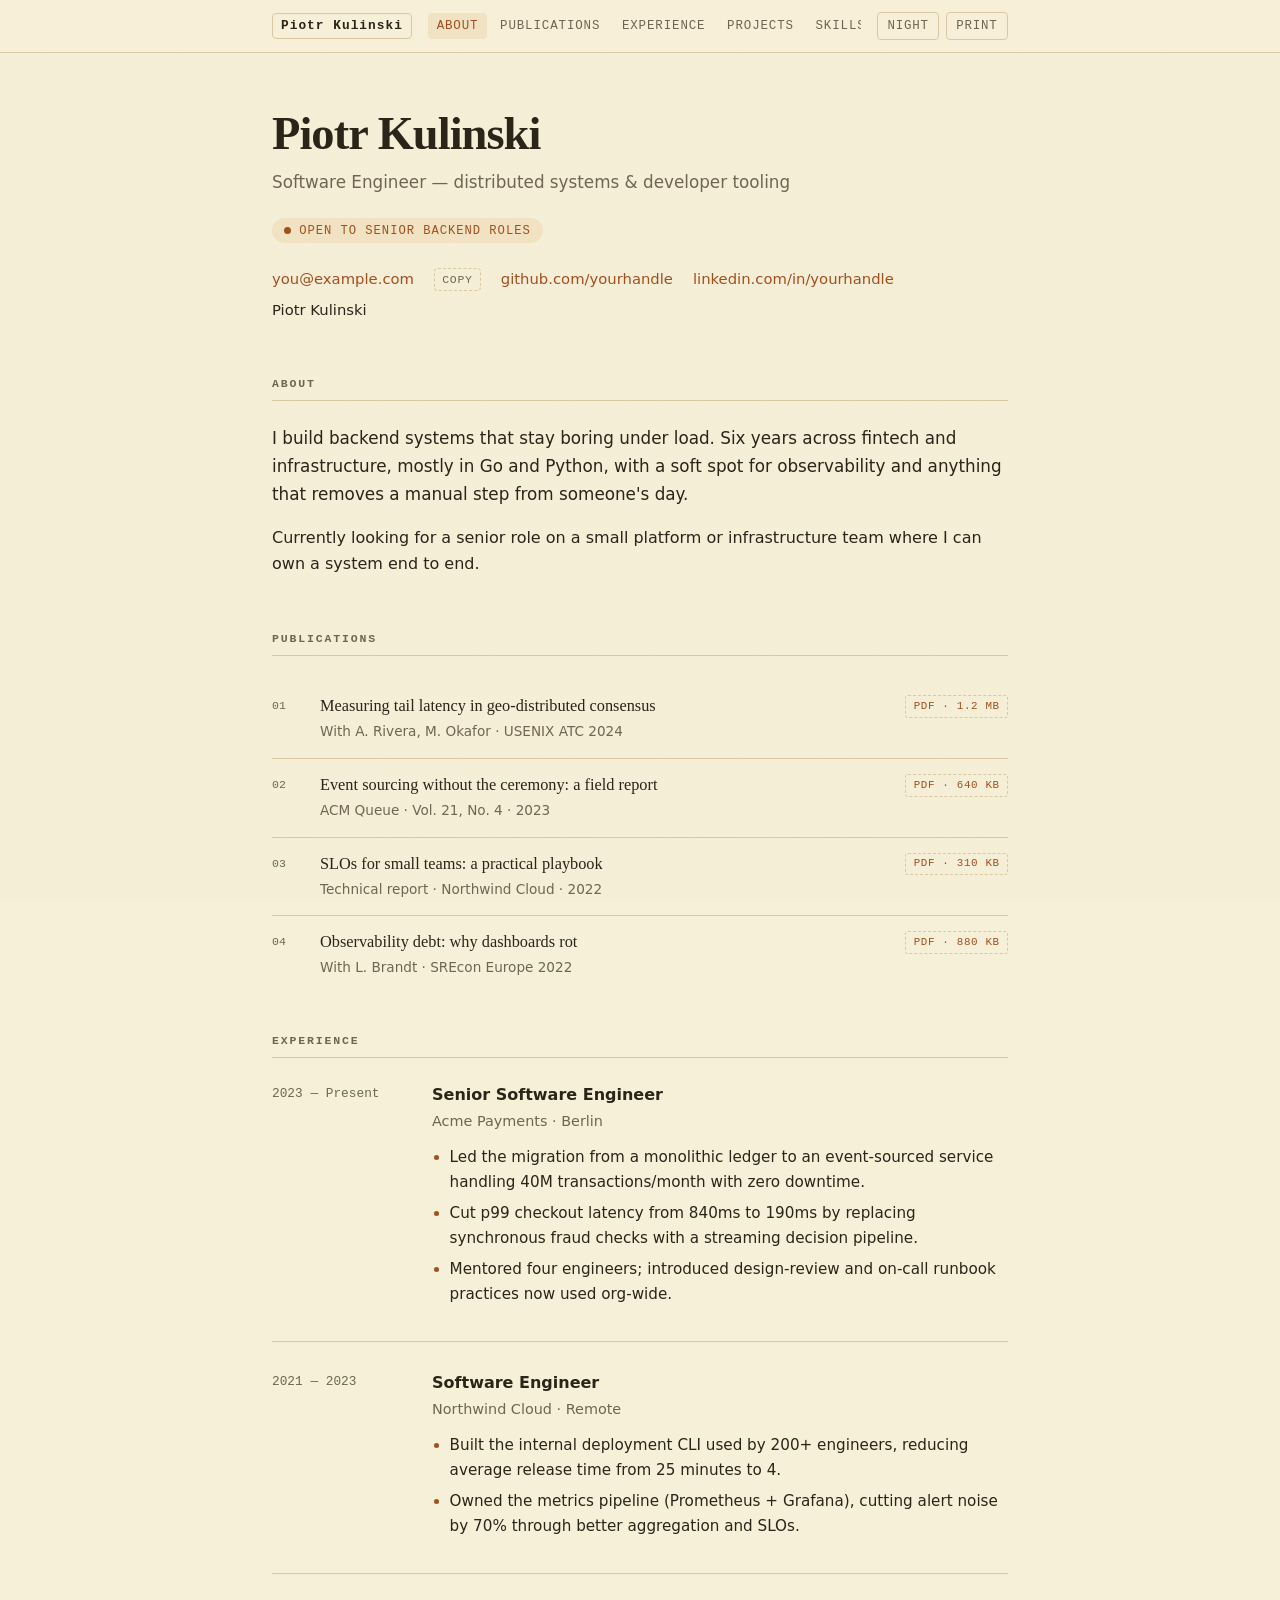
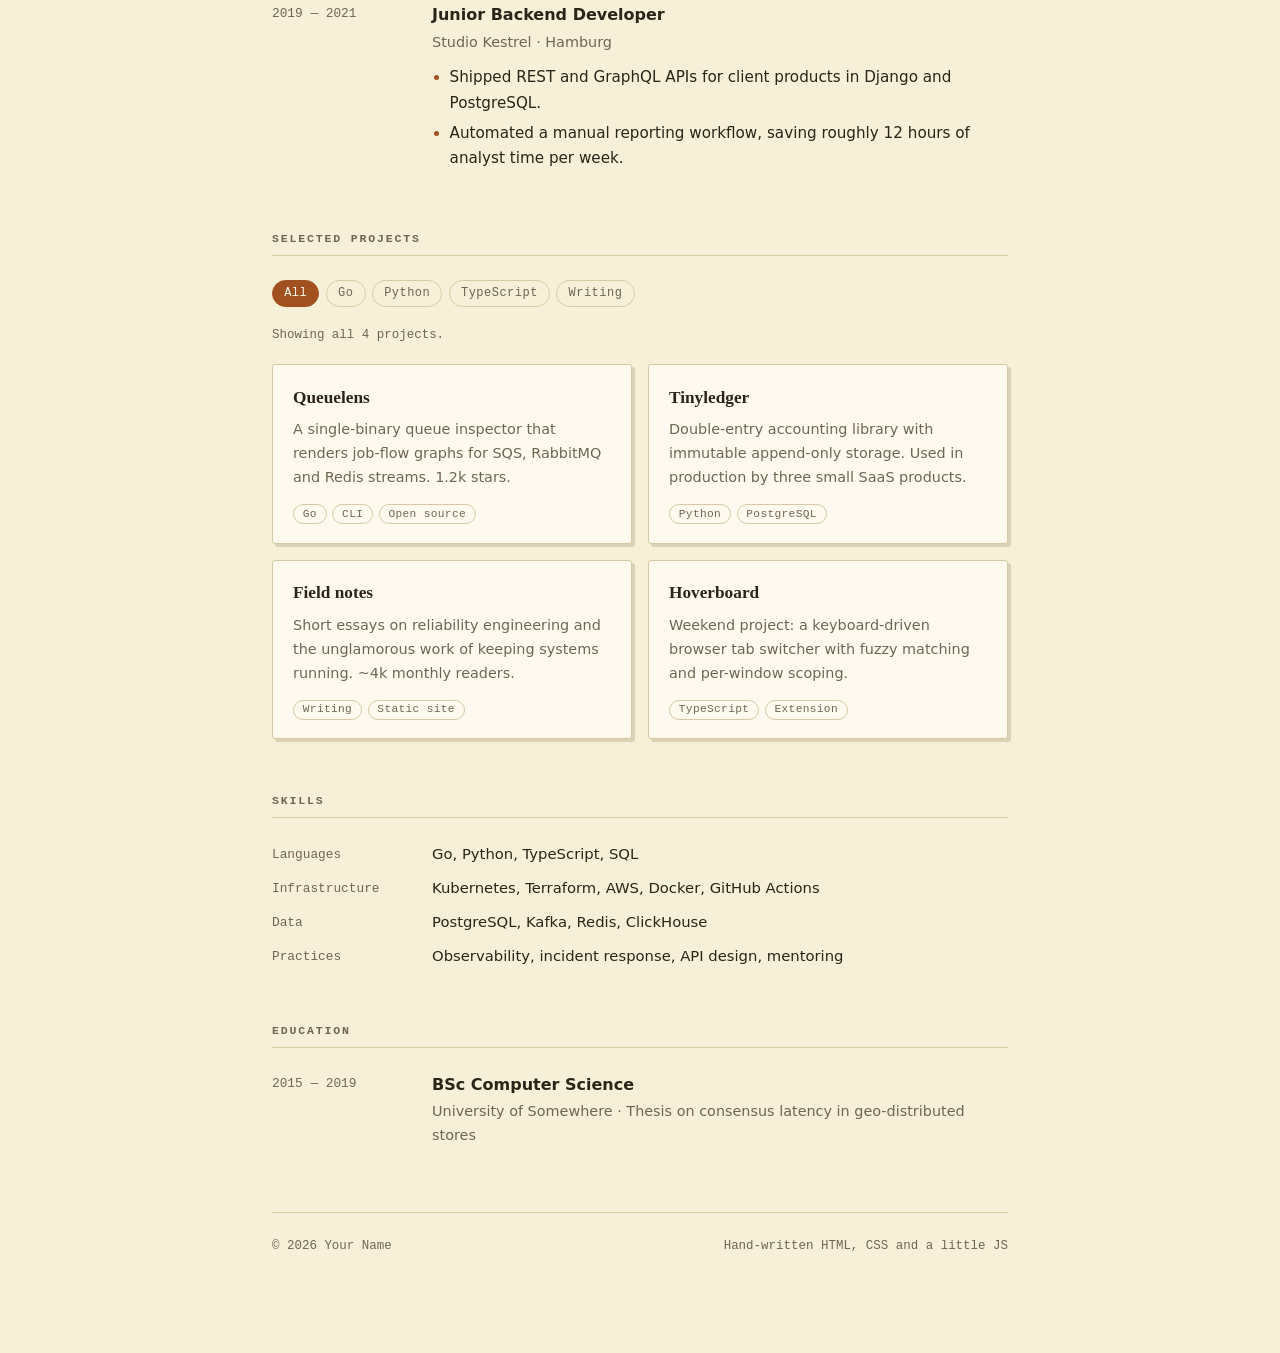
<file: index5.html>
<!DOCTYPE html>
<html lang="en" data-theme="paper">
<head>
<meta charset="utf-8">
<meta name="viewport" content="width=device-width, initial-scale=1">
<title>Your Name — Software Engineer</title>
<meta name="description" content="CV, publications and selected projects of Your Name, a software engineer specialising in distributed systems.">

<script>
  /* Pick the theme before first paint so there is no flash of the wrong palette. */
  (function () {
    try {
      var saved = localStorage.getItem('theme');
      var dark = window.matchMedia('(prefers-color-scheme: dark)').matches;
      document.documentElement.dataset.theme = saved || (dark ? 'night' : 'paper');
    } catch (e) { /* private mode: fall back to the CSS default */ }
  })();
</script>

<style>
  :root {
    --paper:      #f7f0d8;
    --paper-hi:   #fffaf0;
    --ink:        #2a2419;
    --ink-soft:   #6f6552;
    --rule:       #d8c9a3;
    --accent:     #a1501f;
    --accent-bg:  #f0e2c2;
    --shadow:     rgba(90, 72, 38, .18);

    --serif: "Iowan Old Style", "Palatino Linotype", Palatino, "Book Antiqua", Georgia, serif;
    --sans:  ui-sans-serif, system-ui, -apple-system, "Segoe UI", Roboto, Helvetica, Arial, sans-serif;
    --mono:  ui-monospace, SFMono-Regular, "SF Mono", Menlo, Consolas, "Liberation Mono", monospace;
    --max: 46rem;
  }

  [data-theme="night"] {
    --paper:     #17140f;
    --paper-hi:  #201c15;
    --ink:       #ece2cc;
    --ink-soft:  #a2957c;
    --rule:      #3a3326;
    --accent:    #e0a45f;
    --accent-bg: #2b2419;
    --shadow:    rgba(0, 0, 0, .5);
  }

  * { box-sizing: border-box; }

  html {
    scroll-behavior: smooth;
    -webkit-text-size-adjust: 100%;
  }

  @media (prefers-reduced-motion: reduce) {
    html { scroll-behavior: auto; }
    * { transition: none !important; animation: none !important; }
  }

  body {
    margin: 0;
    padding: 0 1.5rem 6rem;
    background: var(--paper);
    color: var(--ink);
    font: 16px/1.65 var(--sans);
    -webkit-font-smoothing: antialiased;
  }

  /* Faint paper grain */
  body::after {
    content: "";
    position: fixed;
    inset: 0;
    z-index: 0;
    pointer-events: none;
    opacity: .05;
    background-image: url("data:image/svg+xml,%3Csvg xmlns='http://www.w3.org/2000/svg' width='140' height='140'%3E%3Cfilter id='n'%3E%3CfeTurbulence type='fractalNoise' baseFrequency='.85' numOctaves='2'/%3E%3C/filter%3E%3Crect width='140' height='140' filter='url(%23n)'/%3E%3C/svg%3E");
  }

  main {
    position: relative;
    z-index: 1;
    max-width: var(--max);
    margin: 0 auto;
    padding-top: 3.5rem;
  }

  a { color: var(--accent); text-decoration: none; }
  a:hover { text-decoration: underline; text-underline-offset: 3px; }

  :focus-visible {
    outline: 2px solid var(--accent);
    outline-offset: 3px;
    border-radius: 3px;
  }

  /* ---------- Sticky nav ---------- */

  .toc {
    position: sticky;
    top: 0;
    z-index: 10;
    margin: 0 -1.5rem;
    padding: 0 1.5rem;
    background: color-mix(in srgb, var(--paper) 88%, transparent);
    backdrop-filter: blur(8px);
    border-bottom: 1px solid var(--rule);
  }

  .toc-inner {
    display: flex;
    align-items: center;
    gap: 1rem;
    max-width: var(--max);
    margin: 0 auto;
    height: 3.25rem;
  }

  .toc-home {
    font: 600 .8rem/1 var(--mono);
    letter-spacing: .08em;
    color: var(--ink);
    border: 1px solid var(--rule);
    border-radius: 4px;
    padding: .35rem .5rem;
    flex: none;
  }

  .toc-home:hover { text-decoration: none; border-color: var(--accent); color: var(--accent); }

  .toc-list {
    display: flex;
    gap: .25rem;
    margin: 0;
    padding: 0;
    list-style: none;
    flex: 1 1 auto;
    overflow-x: auto;
    scrollbar-width: none;
  }

  .toc-list::-webkit-scrollbar { display: none; }

  .toc-list a {
    display: block;
    white-space: nowrap;
    font: 500 .78rem/1 var(--mono);
    text-transform: uppercase;
    letter-spacing: .07em;
    color: var(--ink-soft);
    padding: .45rem .55rem;
    border-radius: 4px;
  }

  .toc-list a:hover { color: var(--ink); text-decoration: none; background: var(--accent-bg); }

  .toc-list a[aria-current="true"] {
    color: var(--accent);
    background: var(--accent-bg);
  }

  .toc-actions { display: flex; gap: .4rem; flex: none; }

  .btn {
    font: 500 .78rem/1 var(--mono);
    letter-spacing: .06em;
    text-transform: uppercase;
    color: var(--ink-soft);
    background: transparent;
    border: 1px solid var(--rule);
    border-radius: 4px;
    padding: .45rem .6rem;
    cursor: pointer;
  }

  .btn:hover { color: var(--accent); border-color: var(--accent); }

  /* ---------- Header ---------- */

  header { margin-bottom: 3.5rem; }

  h1 {
    font-family: var(--serif);
    font-size: clamp(2rem, 6.5vw, 2.9rem);
    line-height: 1.08;
    letter-spacing: -0.02em;
    font-weight: 600;
    margin: 0 0 .6rem;
  }

  .role {
    font-size: 1.05rem;
    color: var(--ink-soft);
    margin: 0 0 1.25rem;
  }

  .status {
    display: inline-flex;
    align-items: center;
    gap: .5rem;
    font: 500 .76rem/1 var(--mono);
    text-transform: uppercase;
    letter-spacing: .08em;
    color: var(--accent);
    background: var(--accent-bg);
    border-radius: 999px;
    padding: .4rem .75rem;
    margin: 0 0 1.5rem;
  }

  .dot {
    width: .45rem;
    height: .45rem;
    border-radius: 50%;
    background: currentColor;
  }

  .contact {
    display: flex;
    flex-wrap: wrap;
    align-items: center;
    gap: .4rem 1.25rem;
    font-size: .925rem;
  }

  .copy {
    font: 500 .72rem/1 var(--mono);
    text-transform: uppercase;
    letter-spacing: .06em;
    color: var(--ink-soft);
    background: transparent;
    border: 1px dashed var(--rule);
    border-radius: 4px;
    padding: .3rem .45rem;
    cursor: pointer;
  }

  .copy:hover { color: var(--accent); border-color: var(--accent); }

  /* ---------- Sections ---------- */

  section {
    margin-bottom: 3.5rem;
    scroll-margin-top: 4.5rem;
  }

  h2 {
    font: 600 .72rem/1 var(--mono);
    text-transform: uppercase;
    letter-spacing: .16em;
    color: var(--ink-soft);
    margin: 0 0 1.5rem;
    padding-bottom: .65rem;
    border-bottom: 1px solid var(--rule);
  }

  p { margin: 0 0 1rem; }
  p:last-child { margin-bottom: 0; }

  .lede { font-size: 1.05rem; }

  /* ---------- Publications ---------- */

  .pubs {
    list-style: none;
    counter-reset: pub;
    margin: 0;
    padding: 0;
  }

  .pub {
    display: grid;
    grid-template-columns: 2rem 1fr;
    gap: 0 1rem;
    padding: .95rem 0;
    border-bottom: 1px solid var(--rule);
  }

  .pub:last-child { border-bottom: 0; padding-bottom: 0; }

  .pub::before {
    counter-increment: pub;
    content: counter(pub, decimal-leading-zero);
    font: 400 .72rem/1.9 var(--mono);
    color: var(--ink-soft);
    font-variant-numeric: tabular-nums;
  }

  .pub-body {
    display: grid;
    grid-template-columns: 1fr auto;
    gap: .15rem 1rem;
    align-items: baseline;
    color: inherit;
  }

  .pub-body:hover { text-decoration: none; }

  .pub-title {
    font-family: var(--serif);
    font-size: 1.02rem;
    line-height: 1.35;
    color: var(--ink);
  }

  .pub-body:hover .pub-title {
    color: var(--accent);
    text-decoration: underline;
    text-underline-offset: 3px;
  }

  .pub-meta {
    grid-column: 1;
    font-size: .85rem;
    color: var(--ink-soft);
  }

  .pub-file {
    grid-column: 2;
    grid-row: 1 / -1;
    align-self: center;
    font: 500 .68rem/1 var(--mono);
    letter-spacing: .06em;
    text-transform: uppercase;
    color: var(--accent);
    border: 1px dashed var(--rule);
    border-radius: 3px;
    padding: .3rem .45rem;
    white-space: nowrap;
  }

  .pub-body:hover .pub-file { border-color: var(--accent); }

  /* ---------- Experience ---------- */

  .job {
    display: grid;
    grid-template-columns: 8.5rem 1fr;
    gap: .25rem 1.5rem;
    padding-bottom: 1.75rem;
    margin-bottom: 1.75rem;
    border-bottom: 1px solid var(--rule);
  }

  .job:last-child { border-bottom: 0; padding-bottom: 0; margin-bottom: 0; }

  .when {
    font: 400 .8rem/1.5 var(--mono);
    color: var(--ink-soft);
    font-variant-numeric: tabular-nums;
    padding-top: .15rem;
  }

  .job h3 { font-size: 1rem; font-weight: 650; margin: 0 0 .15rem; }

  .where { font-size: .9rem; color: var(--ink-soft); margin: 0 0 .7rem; }

  .job ul { margin: 0; padding-left: 1.1rem; font-size: .95rem; }
  .job li { margin-bottom: .35rem; }
  .job li::marker { color: var(--accent); }

  /* ---------- Project filters ---------- */

  .filters {
    display: flex;
    flex-wrap: wrap;
    gap: .4rem;
    margin-bottom: 1.25rem;
  }

  .chip {
    font: 500 .75rem/1 var(--mono);
    letter-spacing: .04em;
    color: var(--ink-soft);
    background: transparent;
    border: 1px solid var(--rule);
    border-radius: 999px;
    padding: .4rem .7rem;
    cursor: pointer;
  }

  .chip:hover { color: var(--accent); border-color: var(--accent); }

  .chip.is-on {
    color: var(--paper-hi);
    background: var(--accent);
    border-color: var(--accent);
  }

  .filter-status {
    font: 400 .78rem/1.4 var(--mono);
    color: var(--ink-soft);
    margin: 0 0 1.25rem;
    min-height: 1.1em;
  }

  /* ---------- Projects ---------- */

  .projects {
    display: grid;
    gap: 1rem;
    grid-template-columns: repeat(auto-fit, minmax(15rem, 1fr));
  }

  .project {
    display: flex;
    flex-direction: column;
    background: var(--paper-hi);
    border: 1px solid var(--rule);
    border-radius: 3px;
    padding: 1.15rem 1.25rem;
    box-shadow: 3px 3px 0 var(--shadow);
    transition: transform .16s ease, box-shadow .16s ease, border-color .16s ease;
  }

  .project:hover {
    transform: translate(-1px, -1px);
    box-shadow: 5px 5px 0 var(--shadow);
    border-color: var(--accent);
  }

  .project[hidden] { display: none; }

  .project h3 {
    font-family: var(--serif);
    font-size: 1.08rem;
    font-weight: 600;
    margin: 0 0 .4rem;
  }

  .project h3 a { color: var(--ink); }
  .project h3 a:hover { color: var(--accent); text-decoration: none; }

  .project p { font-size: .9rem; color: var(--ink-soft); margin: 0 0 .9rem; }

  .tags {
    margin-top: auto;
    display: flex;
    flex-wrap: wrap;
    gap: .35rem;
  }

  .tag {
    font: 500 .7rem/1 var(--mono);
    letter-spacing: .03em;
    color: var(--ink-soft);
    background: transparent;
    border: 1px solid var(--rule);
    border-radius: 999px;
    padding: .22rem .55rem;
    cursor: pointer;
  }

  .tag:hover { color: var(--accent); border-color: var(--accent); }

  /* ---------- Skills ---------- */

  dl.skills {
    display: grid;
    grid-template-columns: 8.5rem 1fr;
    gap: .6rem 1.5rem;
    margin: 0;
    font-size: .925rem;
  }

  dl.skills dt { color: var(--ink-soft); font-family: var(--mono); font-size: .8rem; padding-top: .1rem; }
  dl.skills dd { margin: 0; }

  /* ---------- Footer ---------- */

  footer {
    display: flex;
    justify-content: space-between;
    flex-wrap: wrap;
    gap: .5rem;
    margin-top: 4rem;
    padding-top: 1.5rem;
    border-top: 1px solid var(--rule);
    font: 400 .78rem/1.6 var(--mono);
    color: var(--ink-soft);
  }

  /* ---------- Toast ---------- */

  .toast {
    position: fixed;
    left: 50%;
    bottom: 1.5rem;
    transform: translate(-50%, 1.5rem);
    z-index: 50;
    opacity: 0;
    pointer-events: none;
    background: var(--ink);
    color: var(--paper);
    font: 500 .8rem/1 var(--mono);
    letter-spacing: .04em;
    padding: .7rem 1rem;
    border-radius: 4px;
    box-shadow: 0 6px 20px var(--shadow);
    transition: opacity .2s ease, transform .2s ease;
  }

  .toast.is-visible { opacity: 1; transform: translate(-50%, 0); }

  /* ---------- Reveal on scroll ---------- */

  .reveal-ready [data-reveal] {
    opacity: 0;
    transform: translateY(14px);
    transition: opacity .5s ease, transform .5s ease;
  }

  .reveal-ready [data-reveal].is-in { opacity: 1; transform: none; }

  /* ---------- Small screens ---------- */

  @media (max-width: 36rem) {
    body { padding: 0 1.15rem 4rem; }
    .toc { margin: 0 -1.15rem; padding: 0 1.15rem; }
    .toc-inner { gap: .6rem; }
    .toc-list a { padding: .45rem .4rem; }

    .job,
    dl.skills { grid-template-columns: 1fr; gap: .35rem; }

    .job .when { order: -1; padding-top: 0; }
    dl.skills dt { margin-top: .7rem; }

    .pub { grid-template-columns: 1.5rem 1fr; gap: 0 .6rem; }
    .pub-body { grid-template-columns: 1fr; }
    .pub-file { grid-column: 1; grid-row: auto; justify-self: start; margin-top: .5rem; }
  }

  /* ---------- Print ---------- */

  @media print {
    body { padding: 0; background: #fff; color: #000; font-size: 10.5pt; }
    body::after { display: none; }
    .toc, .toast, .filters, .filter-status, .copy, .status { display: none !important; }
    main { padding-top: 0; }
    a { color: #000; text-decoration: none; }
    .project { box-shadow: none; border-color: #ccc; break-inside: avoid; }
    .job { break-inside: avoid; }
    .pub { break-inside: avoid; }
    .pub-file { border-color: #999; color: #000; }
    .reveal-ready [data-reveal] { opacity: 1 !important; transform: none !important; }
    section { margin-bottom: 1.4rem; }
  }
</style>
</head>
<body>

<nav class="toc" aria-label="Page sections">
  <div class="toc-inner">
    <a class="toc-home" href="#top">Piotr Kulinski</a>
    <ul class="toc-list">
      <li><a href="#about">About</a></li>
      <li><a href="#publications">Publications</a></li>
      <li><a href="#experience">Experience</a></li>
      <li><a href="#projects">Projects</a></li>
      <li><a href="#skills">Skills</a></li>
      <li><a href="#education">Education</a></li>
    </ul>
    <div class="toc-actions">
      <button class="btn" id="themeBtn" type="button" aria-pressed="false">Night</button>
      <button class="btn" id="printBtn" type="button">Print</button>
    </div>
  </div>
</nav>

<main id="top">

  <header data-reveal>
    <h1>Piotr Kulinski</h1>
    <p class="role">Software Engineer — distributed systems & developer tooling</p>
    <p class="status"><span class="dot" aria-hidden="true"></span>Open to senior backend roles</p>
    <div class="contact">
      <a href="mailto:you@example.com">you@example.com</a>
      <button class="copy" type="button" data-copy="you@example.com">Copy</button>
      <a href="https://github.com/yourhandle">github.com/yourhandle</a>
      <a href="https://linkedin.com/in/yourhandle">linkedin.com/in/yourhandle</a>
      <span>Piotr Kulinski</span>
    </div>
  </header>

  <section id="about" aria-labelledby="about-h" data-reveal>
    <h2 id="about-h">About</h2>
    <p class="lede">
      I build backend systems that stay boring under load. Six years across
      fintech and infrastructure, mostly in Go and Python, with a soft spot for
      observability and anything that removes a manual step from someone's day.
    </p>
    <p>
      Currently looking for a senior role on a small platform or infrastructure
      team where I can own a system end to end.
    </p>
  </section>

  <section id="publications" aria-labelledby="publications-h">
    <h2 id="publications-h">Publications</h2>
    <ol class="pubs">

      <li class="pub" data-reveal>
        <a class="pub-body" href="papers/tail-latency-consensus.pdf" target="_blank" rel="noopener">
          <span class="pub-title">Measuring tail latency in geo-distributed consensus</span>
          <span class="pub-meta">With A. Rivera, M. Okafor · USENIX ATC 2024</span>
          <span class="pub-file">PDF · 1.2 MB</span>
        </a>
      </li>

      <li class="pub" data-reveal>
        <a class="pub-body" href="papers/event-sourcing-field-report.pdf" target="_blank" rel="noopener">
          <span class="pub-title">Event sourcing without the ceremony: a field report</span>
          <span class="pub-meta">ACM Queue · Vol. 21, No. 4 · 2023</span>
          <span class="pub-file">PDF · 640 KB</span>
        </a>
      </li>

      <li class="pub" data-reveal>
        <a class="pub-body" href="papers/slo-playbook-small-teams.pdf" target="_blank" rel="noopener">
          <span class="pub-title">SLOs for small teams: a practical playbook</span>
          <span class="pub-meta">Technical report · Northwind Cloud · 2022</span>
          <span class="pub-file">PDF · 310 KB</span>
        </a>
      </li>

      <li class="pub" data-reveal>
        <a class="pub-body" href="papers/observability-debt.pdf" target="_blank" rel="noopener">
          <span class="pub-title">Observability debt: why dashboards rot</span>
          <span class="pub-meta">With L. Brandt · SREcon Europe 2022</span>
          <span class="pub-file">PDF · 880 KB</span>
        </a>
      </li>

    </ol>
  </section>

  <section id="experience" aria-labelledby="experience-h">
    <h2 id="experience-h">Experience</h2>

    <article class="job" data-reveal>
      <div class="when">2023 — Present</div>
      <div>
        <h3>Senior Software Engineer</h3>
        <p class="where">Acme Payments · Berlin</p>
        <ul>
          <li>Led the migration from a monolithic ledger to an event-sourced service handling 40M transactions/month with zero downtime.</li>
          <li>Cut p99 checkout latency from 840ms to 190ms by replacing synchronous fraud checks with a streaming decision pipeline.</li>
          <li>Mentored four engineers; introduced design-review and on-call runbook practices now used org-wide.</li>
        </ul>
      </div>
    </article>

    <article class="job" data-reveal>
      <div class="when">2021 — 2023</div>
      <div>
        <h3>Software Engineer</h3>
        <p class="where">Northwind Cloud · Remote</p>
        <ul>
          <li>Built the internal deployment CLI used by 200+ engineers, reducing average release time from 25 minutes to 4.</li>
          <li>Owned the metrics pipeline (Prometheus + Grafana), cutting alert noise by 70% through better aggregation and SLOs.</li>
        </ul>
      </div>
    </article>

    <article class="job" data-reveal>
      <div class="when">2019 — 2021</div>
      <div>
        <h3>Junior Backend Developer</h3>
        <p class="where">Studio Kestrel · Hamburg</p>
        <ul>
          <li>Shipped REST and GraphQL APIs for client products in Django and PostgreSQL.</li>
          <li>Automated a manual reporting workflow, saving roughly 12 hours of analyst time per week.</li>
        </ul>
      </div>
    </article>
  </section>

  <section id="projects" aria-labelledby="projects-h">
    <h2 id="projects-h">Selected projects</h2>

    <div class="filters" role="group" aria-label="Filter projects by technology">
      <button class="chip is-on" type="button" data-tag="all" aria-pressed="true">All</button>
      <button class="chip" type="button" data-tag="go" aria-pressed="false">Go</button>
      <button class="chip" type="button" data-tag="python" aria-pressed="false">Python</button>
      <button class="chip" type="button" data-tag="typescript" aria-pressed="false">TypeScript</button>
      <button class="chip" type="button" data-tag="writing" aria-pressed="false">Writing</button>
    </div>
    <p class="filter-status" id="filterStatus" aria-live="polite"></p>

    <div class="projects" id="projectGrid">

      <article class="project" data-reveal data-tags="go cli open-source">
        <h3><a href="https://github.com/yourhandle/queuelens">Queuelens</a></h3>
        <p>A single-binary queue inspector that renders job-flow graphs for SQS, RabbitMQ and Redis streams. 1.2k stars.</p>
        <div class="tags">
          <button class="tag" type="button" data-tag="go">Go</button>
          <button class="tag" type="button" data-tag="cli">CLI</button>
          <button class="tag" type="button" data-tag="open-source">Open source</button>
        </div>
      </article>

      <article class="project" data-reveal data-tags="python postgresql">
        <h3><a href="https://github.com/yourhandle/tinyledger">Tinyledger</a></h3>
        <p>Double-entry accounting library with immutable append-only storage. Used in production by three small SaaS products.</p>
        <div class="tags">
          <button class="tag" type="button" data-tag="python">Python</button>
          <button class="tag" type="button" data-tag="postgresql">PostgreSQL</button>
        </div>
      </article>

      <article class="project" data-reveal data-tags="writing">
        <h3><a href="https://example.com/notes">Field notes</a></h3>
        <p>Short essays on reliability engineering and the unglamorous work of keeping systems running. ~4k monthly readers.</p>
        <div class="tags">
          <button class="tag" type="button" data-tag="writing">Writing</button>
          <button class="tag" type="button" data-tag="static-site">Static site</button>
        </div>
      </article>

      <article class="project" data-reveal data-tags="typescript extension">
        <h3><a href="https://github.com/yourhandle/hoverboard">Hoverboard</a></h3>
        <p>Weekend project: a keyboard-driven browser tab switcher with fuzzy matching and per-window scoping.</p>
        <div class="tags">
          <button class="tag" type="button" data-tag="typescript">TypeScript</button>
          <button class="tag" type="button" data-tag="extension">Extension</button>
        </div>
      </article>

    </div>
  </section>

  <section id="skills" aria-labelledby="skills-h" data-reveal>
    <h2 id="skills-h">Skills</h2>
    <dl class="skills">
      <dt>Languages</dt>
      <dd>Go, Python, TypeScript, SQL</dd>
      <dt>Infrastructure</dt>
      <dd>Kubernetes, Terraform, AWS, Docker, GitHub Actions</dd>
      <dt>Data</dt>
      <dd>PostgreSQL, Kafka, Redis, ClickHouse</dd>
      <dt>Practices</dt>
      <dd>Observability, incident response, API design, mentoring</dd>
    </dl>
  </section>

  <section id="education" aria-labelledby="education-h" data-reveal>
    <h2 id="education-h">Education</h2>
    <div class="job">
      <div class="when">2015 — 2019</div>
      <div>
        <h3>BSc Computer Science</h3>
        <p class="where">University of Somewhere · Thesis on consensus latency in geo-distributed stores</p>
      </div>
    </div>
  </section>

  <footer>
    <span>© 2026 Your Name</span>
    <span>Hand-written HTML, CSS and a little JS</span>
  </footer>

</main>

<div class="toast" id="toast" role="status" aria-live="polite"></div>

<script>
(function () {
  'use strict';

  var root = document.documentElement;

  /* ---------------- Theme toggle ---------------- */

  var themeBtn = document.getElementById('themeBtn');

  function syncThemeBtn() {
    var night = root.dataset.theme === 'night';
    themeBtn.textContent = night ? 'Day' : 'Night';
    themeBtn.setAttribute('aria-pressed', String(night));
    themeBtn.setAttribute('aria-label', night ? 'Switch to paper theme' : 'Switch to night theme');
  }

  themeBtn.addEventListener('click', function () {
    var next = root.dataset.theme === 'night' ? 'paper' : 'night';
    root.dataset.theme = next;
    try { localStorage.setItem('theme', next); } catch (e) {}
    syncThemeBtn();
  });

  syncThemeBtn();

  /* ---------------- Toast ---------------- */

  var toast = document.getElementById('toast');
  var toastTimer;

  function showToast(message) {
    toast.textContent = message;
    toast.classList.add('is-visible');
    clearTimeout(toastTimer);
    toastTimer = setTimeout(function () {
      toast.classList.remove('is-visible');
    }, 2200);
  }

  /* ---------------- Copy email ---------------- */

  function copyText(text) {
    if (navigator.clipboard && window.isSecureContext) {
      return navigator.clipboard.writeText(text).then(function () { return true; })
        .catch(function () { return legacyCopy(text); });
    }
    return Promise.resolve(legacyCopy(text));
  }

  function legacyCopy(text) {
    var ta = document.createElement('textarea');
    ta.value = text;
    ta.setAttribute('readonly', '');
    ta.style.position = 'fixed';
    ta.style.top = '-1000px';
    document.body.appendChild(ta);
    ta.select();
    var ok = false;
    try { ok = document.execCommand('copy'); } catch (e) {}
    document.body.removeChild(ta);
    return ok;
  }

  document.addEventListener('click', function (event) {
    var btn = event.target.closest('[data-copy]');
    if (!btn) return;
    copyText(btn.dataset.copy).then(function (ok) {
      showToast(ok ? 'Email copied' : 'Copy failed — select it manually');
    });
  });

  /* ---------------- Project filtering ---------------- */

  var cards = Array.prototype.slice.call(document.querySelectorAll('#projectGrid .project'));
  var chips = Array.prototype.slice.call(document.querySelectorAll('.filters .chip'));
  var status = document.getElementById('filterStatus');
  var activeTag = 'all';

  function labelFor(tag) {
    for (var i = 0; i < chips.length; i++) {
      if (chips[i].dataset.tag === tag) return chips[i].textContent.trim();
    }
    return tag;
  }

  function setFilter(tag) {
    activeTag = tag;
    var shown = 0;

    cards.forEach(function (card) {
      var tags = (card.dataset.tags || '').split(/\s+/);
      var match = tag === 'all' || tags.indexOf(tag) !== -1;
      card.hidden = !match;
      if (match) shown++;
    });

    chips.forEach(function (chip) {
      var on = chip.dataset.tag === tag;
      chip.classList.toggle('is-on', on);
      chip.setAttribute('aria-pressed', String(on));
    });

    status.textContent = tag === 'all'
      ? 'Showing all ' + cards.length + ' projects.'
      : 'Showing ' + shown + ' of ' + cards.length + ' projects tagged ' + labelFor(tag) + '.';
  }

  document.addEventListener('click', function (event) {
    var el = event.target.closest('[data-tag]');
    if (!el) return;
    var tag = el.dataset.tag;
    /* Clicking the active tag again clears the filter. */
    setFilter(tag === activeTag ? 'all' : tag);
  });

  setFilter('all');

  /* ---------------- Scroll spy ---------------- */

  var links = Array.prototype.slice.call(document.querySelectorAll('.toc-list a'));
  var targets = links.map(function (link) {
    return { link: link, el: document.getElementById(link.hash.slice(1)) };
  }).filter(function (t) { return t.el; });

  var spyQueued = false;

  function updateSpy() {
    spyQueued = false;
    var line = 96; /* just below the sticky nav */
    var atBottom = window.innerHeight + window.scrollY >= document.body.scrollHeight - 4;
    var active = targets[0];

    targets.forEach(function (t) {
      if (t.el.getBoundingClientRect().top <= line) active = t;
    });
    if (atBottom) active = targets[targets.length - 1];

    targets.forEach(function (t) {
      var on = t === active;
      t.link.setAttribute('aria-current', on ? 'true' : 'false');
    });
  }

  function queueSpy() {
    if (spyQueued) return;
    spyQueued = true;
    requestAnimationFrame(updateSpy);
  }

  window.addEventListener('scroll', queueSpy, { passive: true });
  window.addEventListener('resize', queueSpy);
  updateSpy();

  /* ---------------- Reveal on scroll ---------------- */

  var reveals = Array.prototype.slice.call(document.querySelectorAll('[data-reveal]'));
  var reduceMotion = window.matchMedia('(prefers-reduced-motion: reduce)').matches;

  if ('IntersectionObserver' in window && !reduceMotion) {
    root.classList.add('reveal-ready');
    var io = new IntersectionObserver(function (entries) {
      entries.forEach(function (entry) {
        if (entry.isIntersecting) {
          entry.target.classList.add('is-in');
          io.unobserve(entry.target);
        }
      });
    }, { rootMargin: '0px 0px -8% 0px', threshold: 0.05 });

    reveals.forEach(function (el) { io.observe(el); });
  }

  /* ---------------- Print ---------------- */

  document.getElementById('printBtn').addEventListener('click', function () {
    window.print();
  });

  /* Always print the full CV, never a filtered subset. */
  window.addEventListener('beforeprint', function () {
    setFilter('all');
  });
})();
</script>
</body>
</html>
</file>
<file: css/styles.css>
html{
    font-family: IBM Plex Mono;
}
</file>
